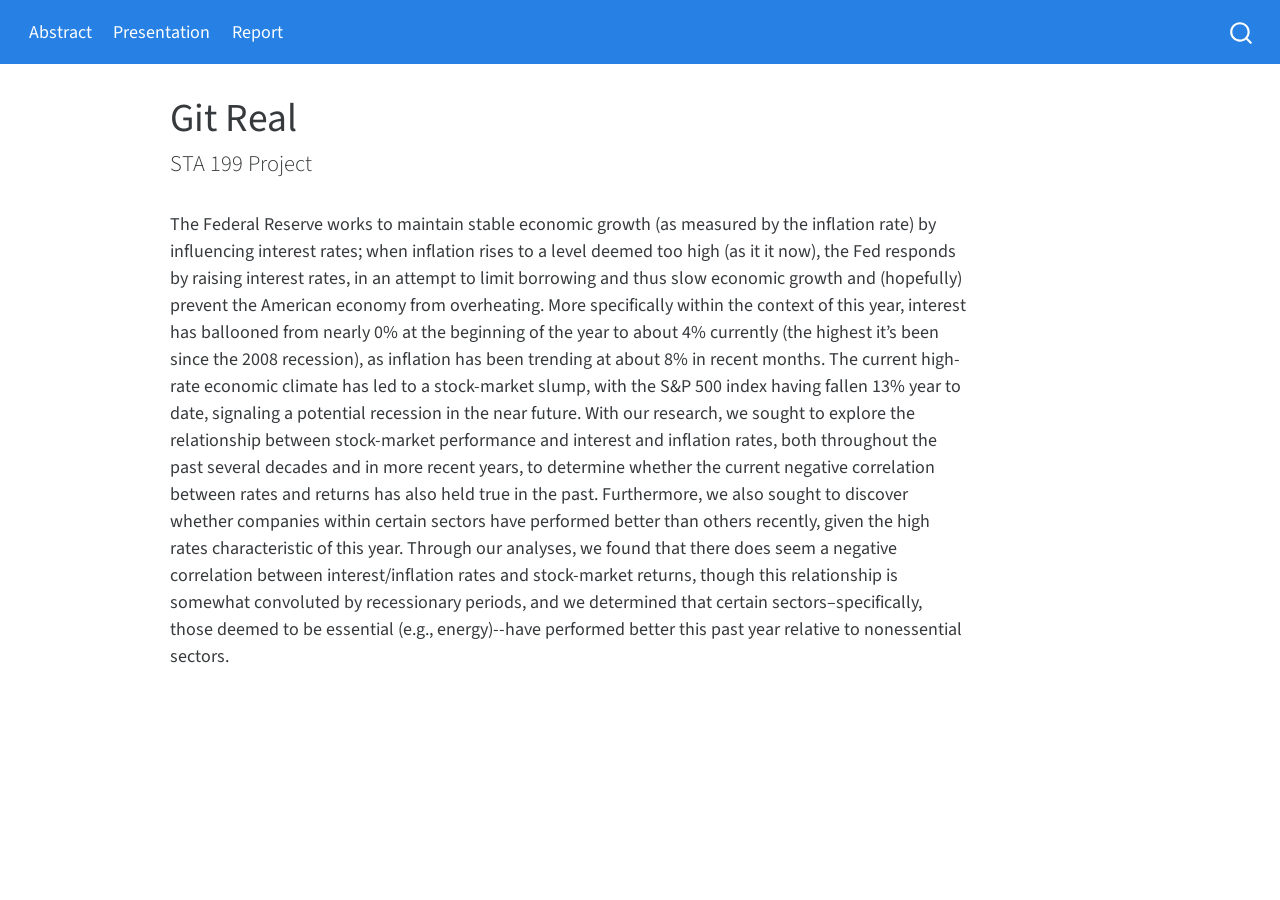
<file: docs/index.html>
<!DOCTYPE html>
<html xmlns="http://www.w3.org/1999/xhtml" lang="en" xml:lang="en"><head>

<meta charset="utf-8">
<meta name="generator" content="quarto-1.1.251">

<meta name="viewport" content="width=device-width, initial-scale=1.0, user-scalable=yes">


<title>Git Real</title>
<style>
code{white-space: pre-wrap;}
span.smallcaps{font-variant: small-caps;}
div.columns{display: flex; gap: min(4vw, 1.5em);}
div.column{flex: auto; overflow-x: auto;}
div.hanging-indent{margin-left: 1.5em; text-indent: -1.5em;}
ul.task-list{list-style: none;}
ul.task-list li input[type="checkbox"] {
  width: 0.8em;
  margin: 0 0.8em 0.2em -1.6em;
  vertical-align: middle;
}
</style>


<script src="site_libs/quarto-nav/quarto-nav.js"></script>
<script src="site_libs/quarto-nav/headroom.min.js"></script>
<script src="site_libs/clipboard/clipboard.min.js"></script>
<script src="site_libs/quarto-search/autocomplete.umd.js"></script>
<script src="site_libs/quarto-search/fuse.min.js"></script>
<script src="site_libs/quarto-search/quarto-search.js"></script>
<meta name="quarto:offset" content="./">
<script src="site_libs/quarto-html/quarto.js"></script>
<script src="site_libs/quarto-html/popper.min.js"></script>
<script src="site_libs/quarto-html/tippy.umd.min.js"></script>
<script src="site_libs/quarto-html/anchor.min.js"></script>
<link href="site_libs/quarto-html/tippy.css" rel="stylesheet">
<link href="site_libs/quarto-html/quarto-syntax-highlighting.css" rel="stylesheet" id="quarto-text-highlighting-styles">
<script src="site_libs/bootstrap/bootstrap.min.js"></script>
<link href="site_libs/bootstrap/bootstrap-icons.css" rel="stylesheet">
<link href="site_libs/bootstrap/bootstrap.min.css" rel="stylesheet" id="quarto-bootstrap" data-mode="light">
<script id="quarto-search-options" type="application/json">{
  "location": "navbar",
  "copy-button": false,
  "collapse-after": 3,
  "panel-placement": "end",
  "type": "overlay",
  "limit": 20,
  "language": {
    "search-no-results-text": "No results",
    "search-matching-documents-text": "matching documents",
    "search-copy-link-title": "Copy link to search",
    "search-hide-matches-text": "Hide additional matches",
    "search-more-match-text": "more match in this document",
    "search-more-matches-text": "more matches in this document",
    "search-clear-button-title": "Clear",
    "search-detached-cancel-button-title": "Cancel",
    "search-submit-button-title": "Submit"
  }
}</script>


</head>

<body class="nav-fixed">

<div id="quarto-search-results"></div>
  <header id="quarto-header" class="headroom fixed-top">
    <nav class="navbar navbar-expand-lg navbar-dark ">
      <div class="navbar-container container-fluid">
          <button class="navbar-toggler" type="button" data-bs-toggle="collapse" data-bs-target="#navbarCollapse" aria-controls="navbarCollapse" aria-expanded="false" aria-label="Toggle navigation" onclick="if (window.quartoToggleHeadroom) { window.quartoToggleHeadroom(); }">
  <span class="navbar-toggler-icon"></span>
</button>
          <div class="collapse navbar-collapse" id="navbarCollapse">
            <ul class="navbar-nav navbar-nav-scroll me-auto">
  <li class="nav-item">
    <a class="nav-link active" href="./index.html" aria-current="page">Abstract</a>
  </li>
  <li class="nav-item">
    <a class="nav-link" href="./presentation.pdf">Presentation</a>
  </li>
  <li class="nav-item">
    <a class="nav-link" href="./report.html">Report</a>
  </li>
</ul>
              <div id="quarto-search" class="" title="Search"></div>
          </div> <!-- /navcollapse -->
      </div> <!-- /container-fluid -->
    </nav>
</header>
<!-- content -->
<div id="quarto-content" class="quarto-container page-columns page-rows-contents page-layout-article page-navbar">
<!-- sidebar -->
<!-- margin-sidebar -->
    <div id="quarto-margin-sidebar" class="sidebar margin-sidebar">

    </div>
<!-- main -->
<main class="content" id="quarto-document-content">

<header id="title-block-header" class="quarto-title-block default">
<div class="quarto-title">
<h1 class="title">Git Real</h1>
<p class="subtitle lead">STA 199 Project</p>
</div>



<div class="quarto-title-meta">



  </div>


</header>

<p>The Federal Reserve works to maintain stable economic growth (as measured by the inflation rate) by influencing interest rates; when inflation rises to a level deemed too high (as it it now), the Fed responds by raising interest rates, in an attempt to limit borrowing and thus slow economic growth and (hopefully) prevent the American economy from overheating. More specifically within the context of this year, interest has ballooned from nearly 0% at the beginning of the year to about 4% currently (the highest it’s been since the 2008 recession), as inflation has been trending at about 8% in recent months. The current high-rate economic climate has led to a stock-market slump, with the S&amp;P 500 index having fallen 13% year to date, signaling a potential recession in the near future. With our research, we sought to explore the relationship between stock-market performance and interest and inflation rates, both throughout the past several decades and in more recent years, to determine whether the current negative correlation between rates and returns has also held true in the past. Furthermore, we also sought to discover whether companies within certain sectors have performed better than others recently, given the high rates characteristic of this year. Through our analyses, we found that there does seem a negative correlation between interest/inflation rates and stock-market returns, though this relationship is somewhat convoluted by recessionary periods, and we determined that certain sectors–specifically, those deemed to be essential (e.g., energy)--have performed better this past year relative to nonessential sectors.</p>



</main> <!-- /main -->
<script id="quarto-html-after-body" type="application/javascript">
window.document.addEventListener("DOMContentLoaded", function (event) {
  const toggleBodyColorMode = (bsSheetEl) => {
    const mode = bsSheetEl.getAttribute("data-mode");
    const bodyEl = window.document.querySelector("body");
    if (mode === "dark") {
      bodyEl.classList.add("quarto-dark");
      bodyEl.classList.remove("quarto-light");
    } else {
      bodyEl.classList.add("quarto-light");
      bodyEl.classList.remove("quarto-dark");
    }
  }
  const toggleBodyColorPrimary = () => {
    const bsSheetEl = window.document.querySelector("link#quarto-bootstrap");
    if (bsSheetEl) {
      toggleBodyColorMode(bsSheetEl);
    }
  }
  toggleBodyColorPrimary();
  const icon = "";
  const anchorJS = new window.AnchorJS();
  anchorJS.options = {
    placement: 'right',
    icon: icon
  };
  anchorJS.add('.anchored');
  const clipboard = new window.ClipboardJS('.code-copy-button', {
    target: function(trigger) {
      return trigger.previousElementSibling;
    }
  });
  clipboard.on('success', function(e) {
    // button target
    const button = e.trigger;
    // don't keep focus
    button.blur();
    // flash "checked"
    button.classList.add('code-copy-button-checked');
    var currentTitle = button.getAttribute("title");
    button.setAttribute("title", "Copied!");
    setTimeout(function() {
      button.setAttribute("title", currentTitle);
      button.classList.remove('code-copy-button-checked');
    }, 1000);
    // clear code selection
    e.clearSelection();
  });
  function tippyHover(el, contentFn) {
    const config = {
      allowHTML: true,
      content: contentFn,
      maxWidth: 500,
      delay: 100,
      arrow: false,
      appendTo: function(el) {
          return el.parentElement;
      },
      interactive: true,
      interactiveBorder: 10,
      theme: 'quarto',
      placement: 'bottom-start'
    };
    window.tippy(el, config);
  }
  const noterefs = window.document.querySelectorAll('a[role="doc-noteref"]');
  for (var i=0; i<noterefs.length; i++) {
    const ref = noterefs[i];
    tippyHover(ref, function() {
      // use id or data attribute instead here
      let href = ref.getAttribute('data-footnote-href') || ref.getAttribute('href');
      try { href = new URL(href).hash; } catch {}
      const id = href.replace(/^#\/?/, "");
      const note = window.document.getElementById(id);
      return note.innerHTML;
    });
  }
  var bibliorefs = window.document.querySelectorAll('a[role="doc-biblioref"]');
  for (var i=0; i<bibliorefs.length; i++) {
    const ref = bibliorefs[i];
    const cites = ref.parentNode.getAttribute('data-cites').split(' ');
    tippyHover(ref, function() {
      var popup = window.document.createElement('div');
      cites.forEach(function(cite) {
        var citeDiv = window.document.createElement('div');
        citeDiv.classList.add('hanging-indent');
        citeDiv.classList.add('csl-entry');
        var biblioDiv = window.document.getElementById('ref-' + cite);
        if (biblioDiv) {
          citeDiv.innerHTML = biblioDiv.innerHTML;
        }
        popup.appendChild(citeDiv);
      });
      return popup.innerHTML;
    });
  }
});
</script>
</div> <!-- /content -->



</body></html>
</file>
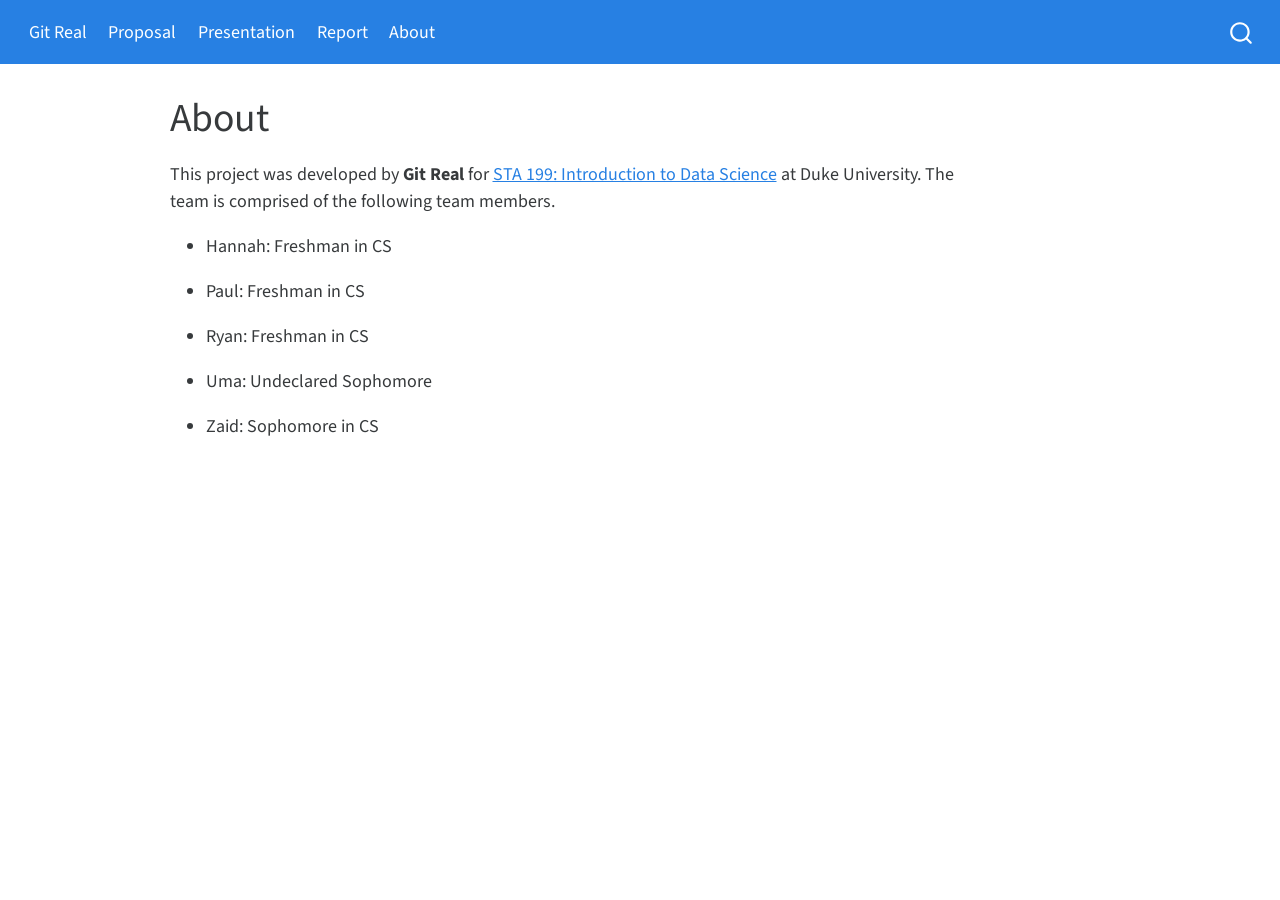
<file: docs/about.html>
<!DOCTYPE html>
<html xmlns="http://www.w3.org/1999/xhtml" lang="en" xml:lang="en"><head>

<meta charset="utf-8">
<meta name="generator" content="quarto-1.1.251">

<meta name="viewport" content="width=device-width, initial-scale=1.0, user-scalable=yes">


<title>About</title>
<style>
code{white-space: pre-wrap;}
span.smallcaps{font-variant: small-caps;}
div.columns{display: flex; gap: min(4vw, 1.5em);}
div.column{flex: auto; overflow-x: auto;}
div.hanging-indent{margin-left: 1.5em; text-indent: -1.5em;}
ul.task-list{list-style: none;}
ul.task-list li input[type="checkbox"] {
  width: 0.8em;
  margin: 0 0.8em 0.2em -1.6em;
  vertical-align: middle;
}
</style>


<script src="site_libs/quarto-nav/quarto-nav.js"></script>
<script src="site_libs/quarto-nav/headroom.min.js"></script>
<script src="site_libs/clipboard/clipboard.min.js"></script>
<script src="site_libs/quarto-search/autocomplete.umd.js"></script>
<script src="site_libs/quarto-search/fuse.min.js"></script>
<script src="site_libs/quarto-search/quarto-search.js"></script>
<meta name="quarto:offset" content="./">
<script src="site_libs/quarto-html/quarto.js"></script>
<script src="site_libs/quarto-html/popper.min.js"></script>
<script src="site_libs/quarto-html/tippy.umd.min.js"></script>
<script src="site_libs/quarto-html/anchor.min.js"></script>
<link href="site_libs/quarto-html/tippy.css" rel="stylesheet">
<link href="site_libs/quarto-html/quarto-syntax-highlighting.css" rel="stylesheet" id="quarto-text-highlighting-styles">
<script src="site_libs/bootstrap/bootstrap.min.js"></script>
<link href="site_libs/bootstrap/bootstrap-icons.css" rel="stylesheet">
<link href="site_libs/bootstrap/bootstrap.min.css" rel="stylesheet" id="quarto-bootstrap" data-mode="light">
<script id="quarto-search-options" type="application/json">{
  "location": "navbar",
  "copy-button": false,
  "collapse-after": 3,
  "panel-placement": "end",
  "type": "overlay",
  "limit": 20,
  "language": {
    "search-no-results-text": "No results",
    "search-matching-documents-text": "matching documents",
    "search-copy-link-title": "Copy link to search",
    "search-hide-matches-text": "Hide additional matches",
    "search-more-match-text": "more match in this document",
    "search-more-matches-text": "more matches in this document",
    "search-clear-button-title": "Clear",
    "search-detached-cancel-button-title": "Cancel",
    "search-submit-button-title": "Submit"
  }
}</script>


</head>

<body class="nav-fixed">

<div id="quarto-search-results"></div>
  <header id="quarto-header" class="headroom fixed-top">
    <nav class="navbar navbar-expand-lg navbar-dark ">
      <div class="navbar-container container-fluid">
          <button class="navbar-toggler" type="button" data-bs-toggle="collapse" data-bs-target="#navbarCollapse" aria-controls="navbarCollapse" aria-expanded="false" aria-label="Toggle navigation" onclick="if (window.quartoToggleHeadroom) { window.quartoToggleHeadroom(); }">
  <span class="navbar-toggler-icon"></span>
</button>
          <div class="collapse navbar-collapse" id="navbarCollapse">
            <ul class="navbar-nav navbar-nav-scroll me-auto">
  <li class="nav-item">
    <a class="nav-link" href="./index.html">Git Real</a>
  </li>  
  <li class="nav-item">
    <a class="nav-link" href="./proposal.html">Proposal</a>
  </li>  
  <li class="nav-item">
    <a class="nav-link" href="./presentation.pdf">Presentation</a>
  </li>  
  <li class="nav-item">
    <a class="nav-link" href="./report.html">Report</a>
  </li>  
  <li class="nav-item">
    <a class="nav-link active" href="./about.html" aria-current="page">About</a>
  </li>  
</ul>
              <div id="quarto-search" class="" title="Search"></div>
          </div> <!-- /navcollapse -->
      </div> <!-- /container-fluid -->
    </nav>
</header>
<!-- content -->
<div id="quarto-content" class="quarto-container page-columns page-rows-contents page-layout-article page-navbar">
<!-- sidebar -->
<!-- margin-sidebar -->
    <div id="quarto-margin-sidebar" class="sidebar margin-sidebar">
        
    </div>
<!-- main -->
<main class="content" id="quarto-document-content">

<header id="title-block-header" class="quarto-title-block default">
<div class="quarto-title">
<h1 class="title">About</h1>
</div>



<div class="quarto-title-meta">

    
    
  </div>
  

</header>

<p>This project was developed by <strong>Git Real</strong> for <a href="https://sta199-f22-1.github.io/">STA 199: Introduction to Data Science</a> at Duke University. The team is comprised of the following team members.</p>
<ul>
<li><p>Hannah: Freshman in CS</p></li>
<li><p>Paul: Freshman in CS</p></li>
<li><p>Ryan: Freshman in CS</p></li>
<li><p>Uma: Undeclared Sophomore</p></li>
<li><p>Zaid: Sophomore in CS</p></li>
</ul>



</main> <!-- /main -->
<script id="quarto-html-after-body" type="application/javascript">
window.document.addEventListener("DOMContentLoaded", function (event) {
  const toggleBodyColorMode = (bsSheetEl) => {
    const mode = bsSheetEl.getAttribute("data-mode");
    const bodyEl = window.document.querySelector("body");
    if (mode === "dark") {
      bodyEl.classList.add("quarto-dark");
      bodyEl.classList.remove("quarto-light");
    } else {
      bodyEl.classList.add("quarto-light");
      bodyEl.classList.remove("quarto-dark");
    }
  }
  const toggleBodyColorPrimary = () => {
    const bsSheetEl = window.document.querySelector("link#quarto-bootstrap");
    if (bsSheetEl) {
      toggleBodyColorMode(bsSheetEl);
    }
  }
  toggleBodyColorPrimary();  
  const icon = "";
  const anchorJS = new window.AnchorJS();
  anchorJS.options = {
    placement: 'right',
    icon: icon
  };
  anchorJS.add('.anchored');
  const clipboard = new window.ClipboardJS('.code-copy-button', {
    target: function(trigger) {
      return trigger.previousElementSibling;
    }
  });
  clipboard.on('success', function(e) {
    // button target
    const button = e.trigger;
    // don't keep focus
    button.blur();
    // flash "checked"
    button.classList.add('code-copy-button-checked');
    var currentTitle = button.getAttribute("title");
    button.setAttribute("title", "Copied!");
    setTimeout(function() {
      button.setAttribute("title", currentTitle);
      button.classList.remove('code-copy-button-checked');
    }, 1000);
    // clear code selection
    e.clearSelection();
  });
  function tippyHover(el, contentFn) {
    const config = {
      allowHTML: true,
      content: contentFn,
      maxWidth: 500,
      delay: 100,
      arrow: false,
      appendTo: function(el) {
          return el.parentElement;
      },
      interactive: true,
      interactiveBorder: 10,
      theme: 'quarto',
      placement: 'bottom-start'
    };
    window.tippy(el, config); 
  }
  const noterefs = window.document.querySelectorAll('a[role="doc-noteref"]');
  for (var i=0; i<noterefs.length; i++) {
    const ref = noterefs[i];
    tippyHover(ref, function() {
      // use id or data attribute instead here
      let href = ref.getAttribute('data-footnote-href') || ref.getAttribute('href');
      try { href = new URL(href).hash; } catch {}
      const id = href.replace(/^#\/?/, "");
      const note = window.document.getElementById(id);
      return note.innerHTML;
    });
  }
  var bibliorefs = window.document.querySelectorAll('a[role="doc-biblioref"]');
  for (var i=0; i<bibliorefs.length; i++) {
    const ref = bibliorefs[i];
    const cites = ref.parentNode.getAttribute('data-cites').split(' ');
    tippyHover(ref, function() {
      var popup = window.document.createElement('div');
      cites.forEach(function(cite) {
        var citeDiv = window.document.createElement('div');
        citeDiv.classList.add('hanging-indent');
        citeDiv.classList.add('csl-entry');
        var biblioDiv = window.document.getElementById('ref-' + cite);
        if (biblioDiv) {
          citeDiv.innerHTML = biblioDiv.innerHTML;
        }
        popup.appendChild(citeDiv);
      });
      return popup.innerHTML;
    });
  }
});
</script>
</div> <!-- /content -->



</body></html>
</file>
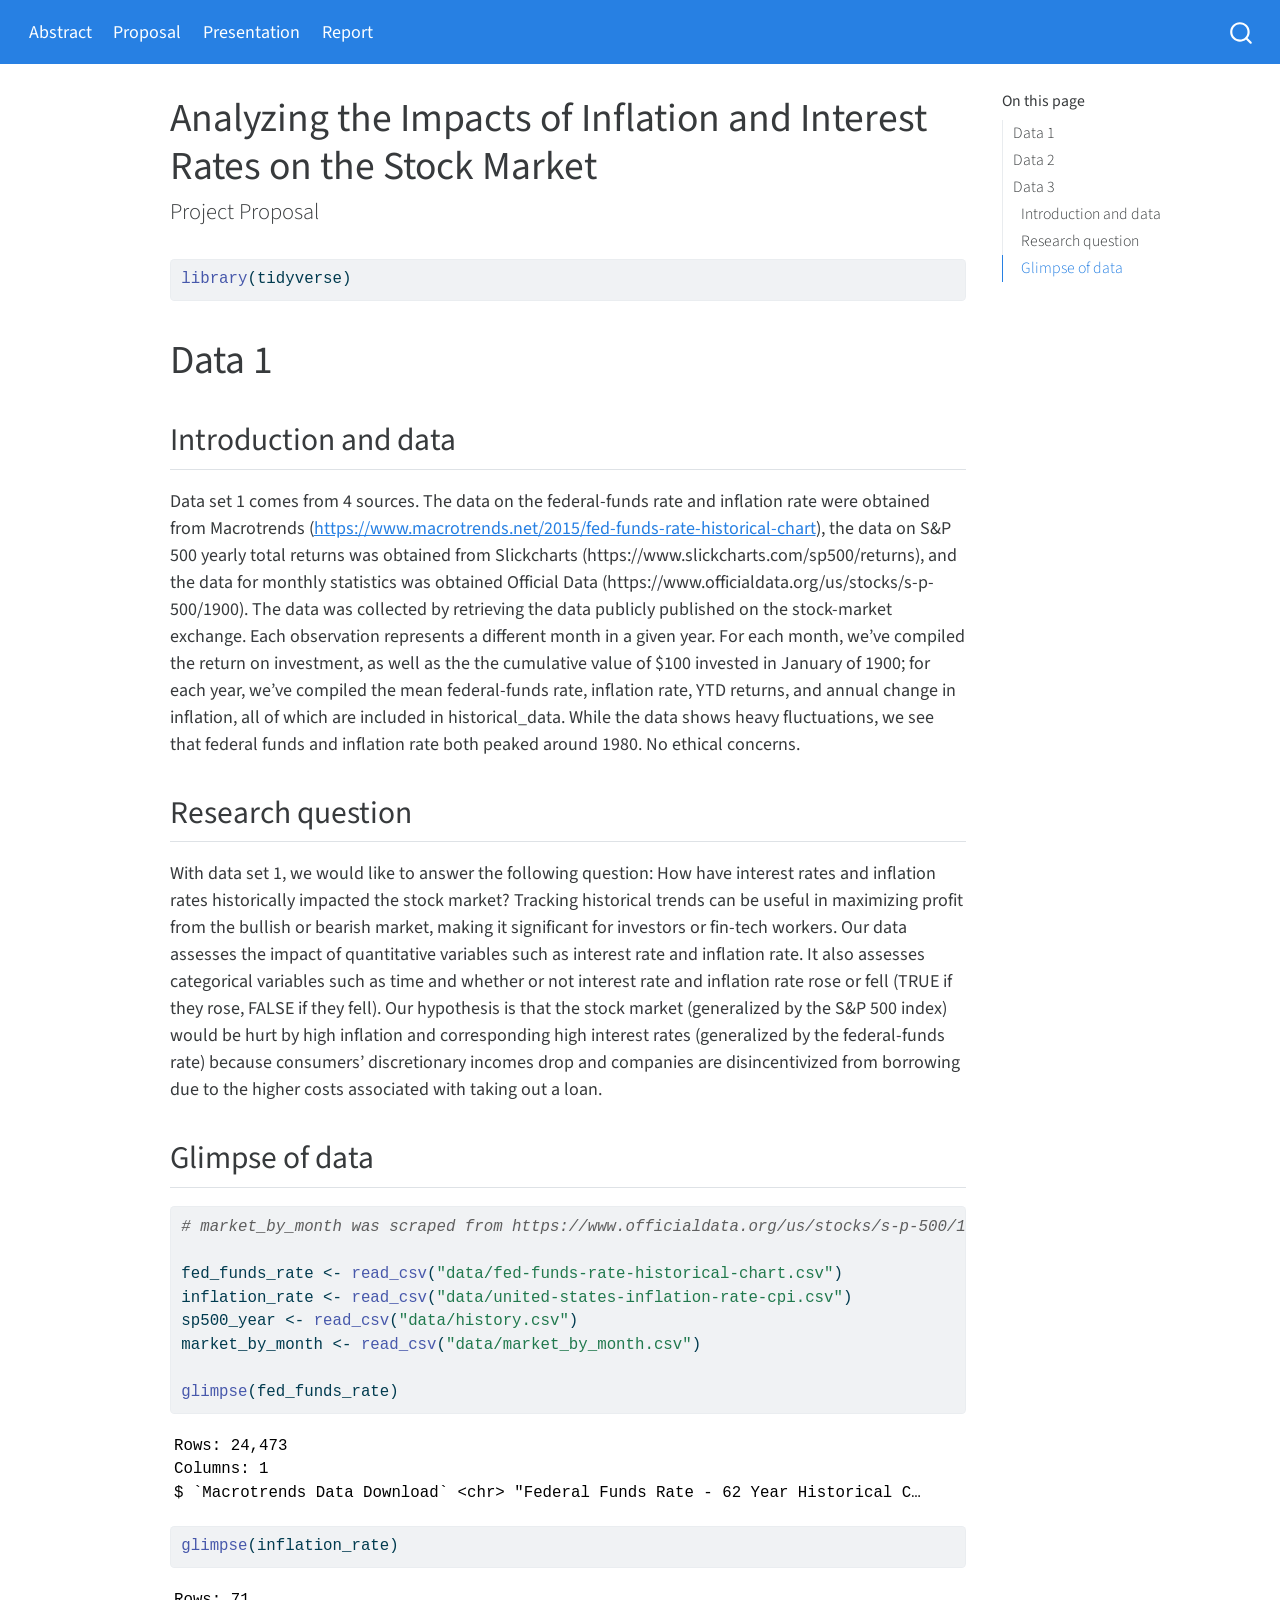
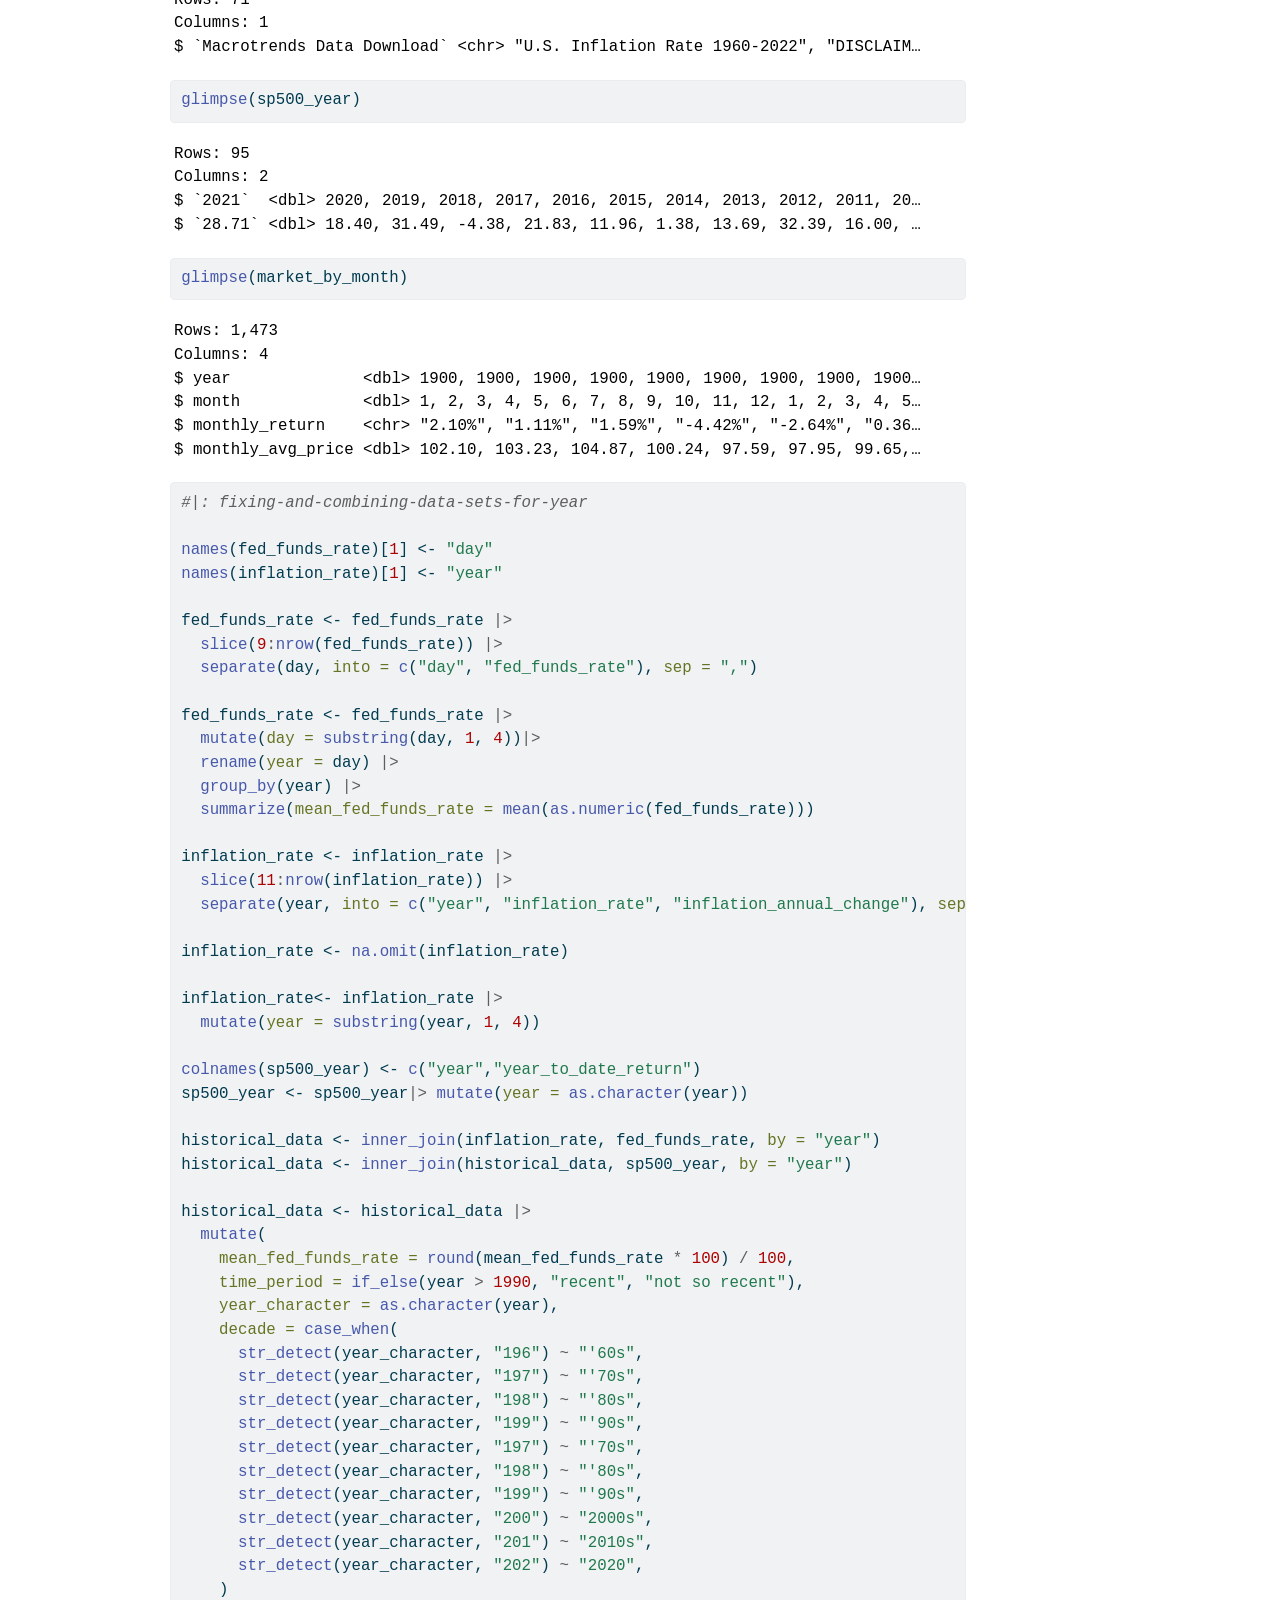
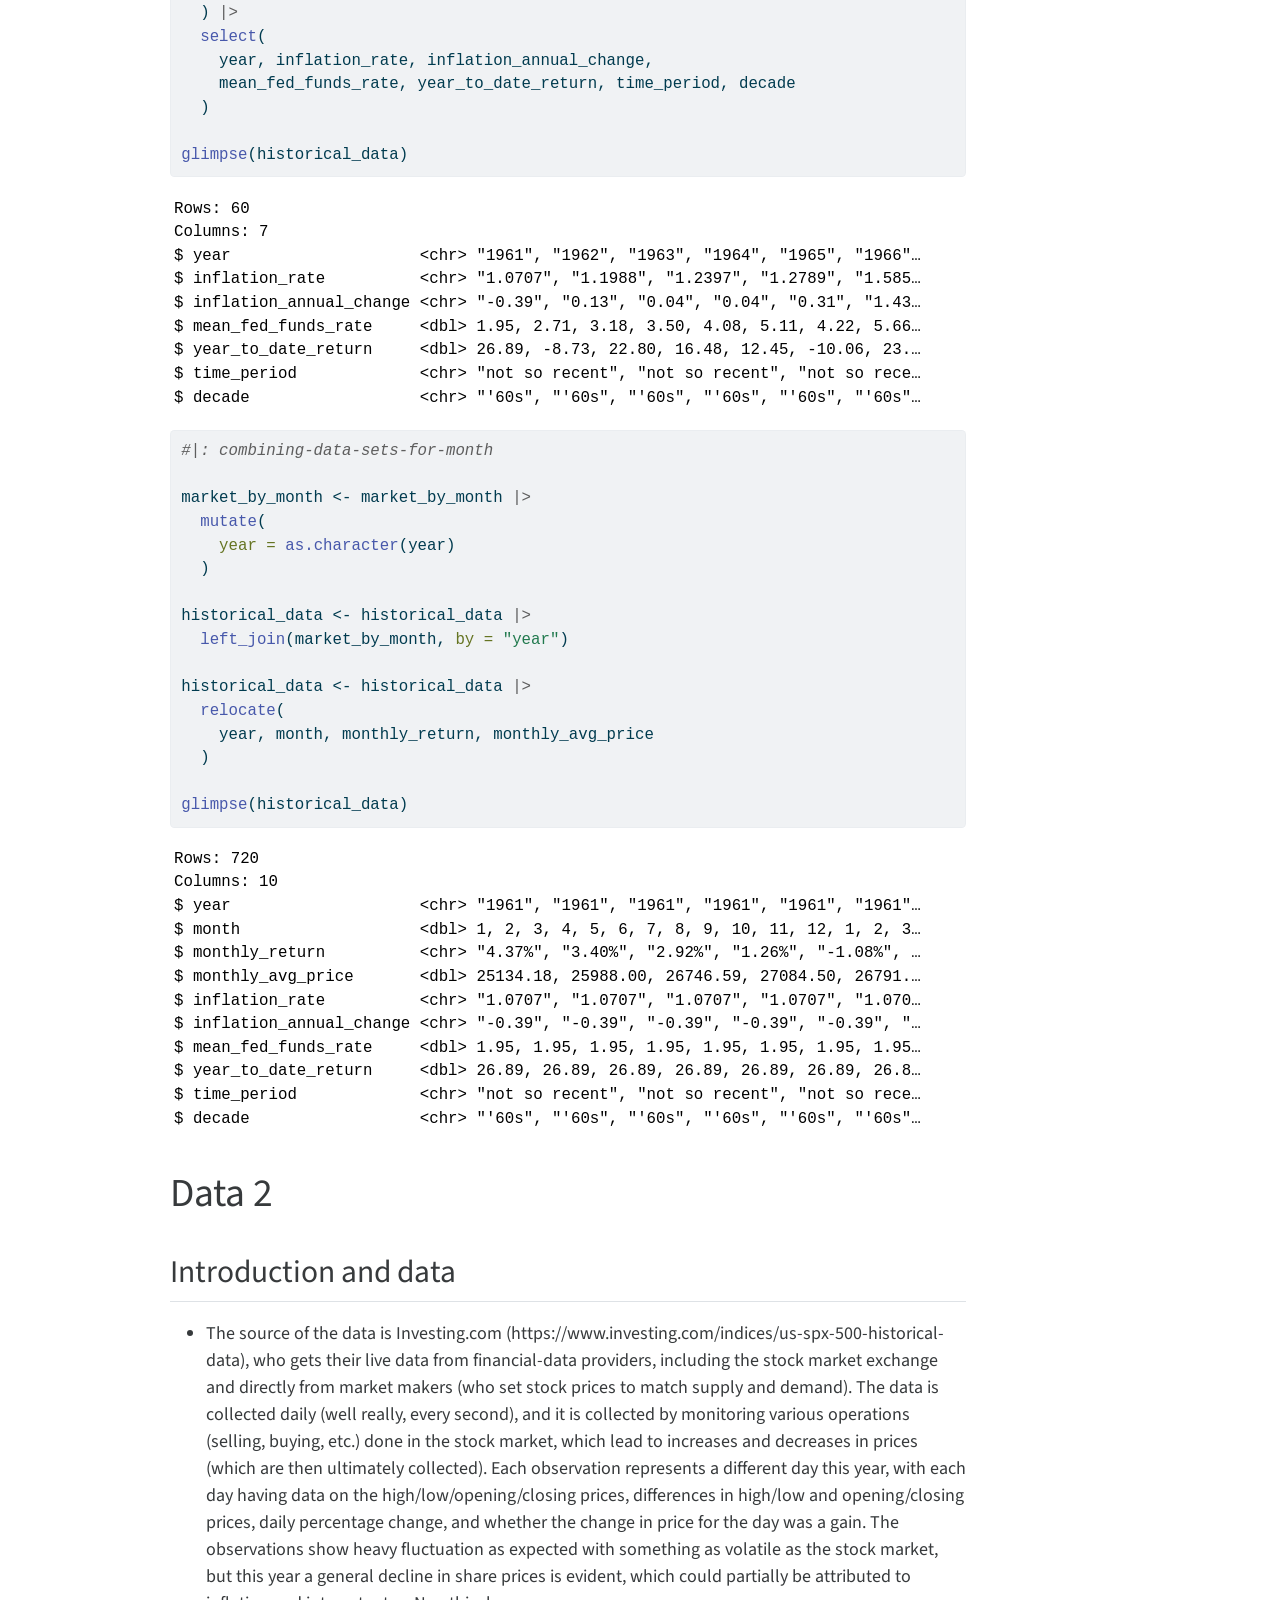
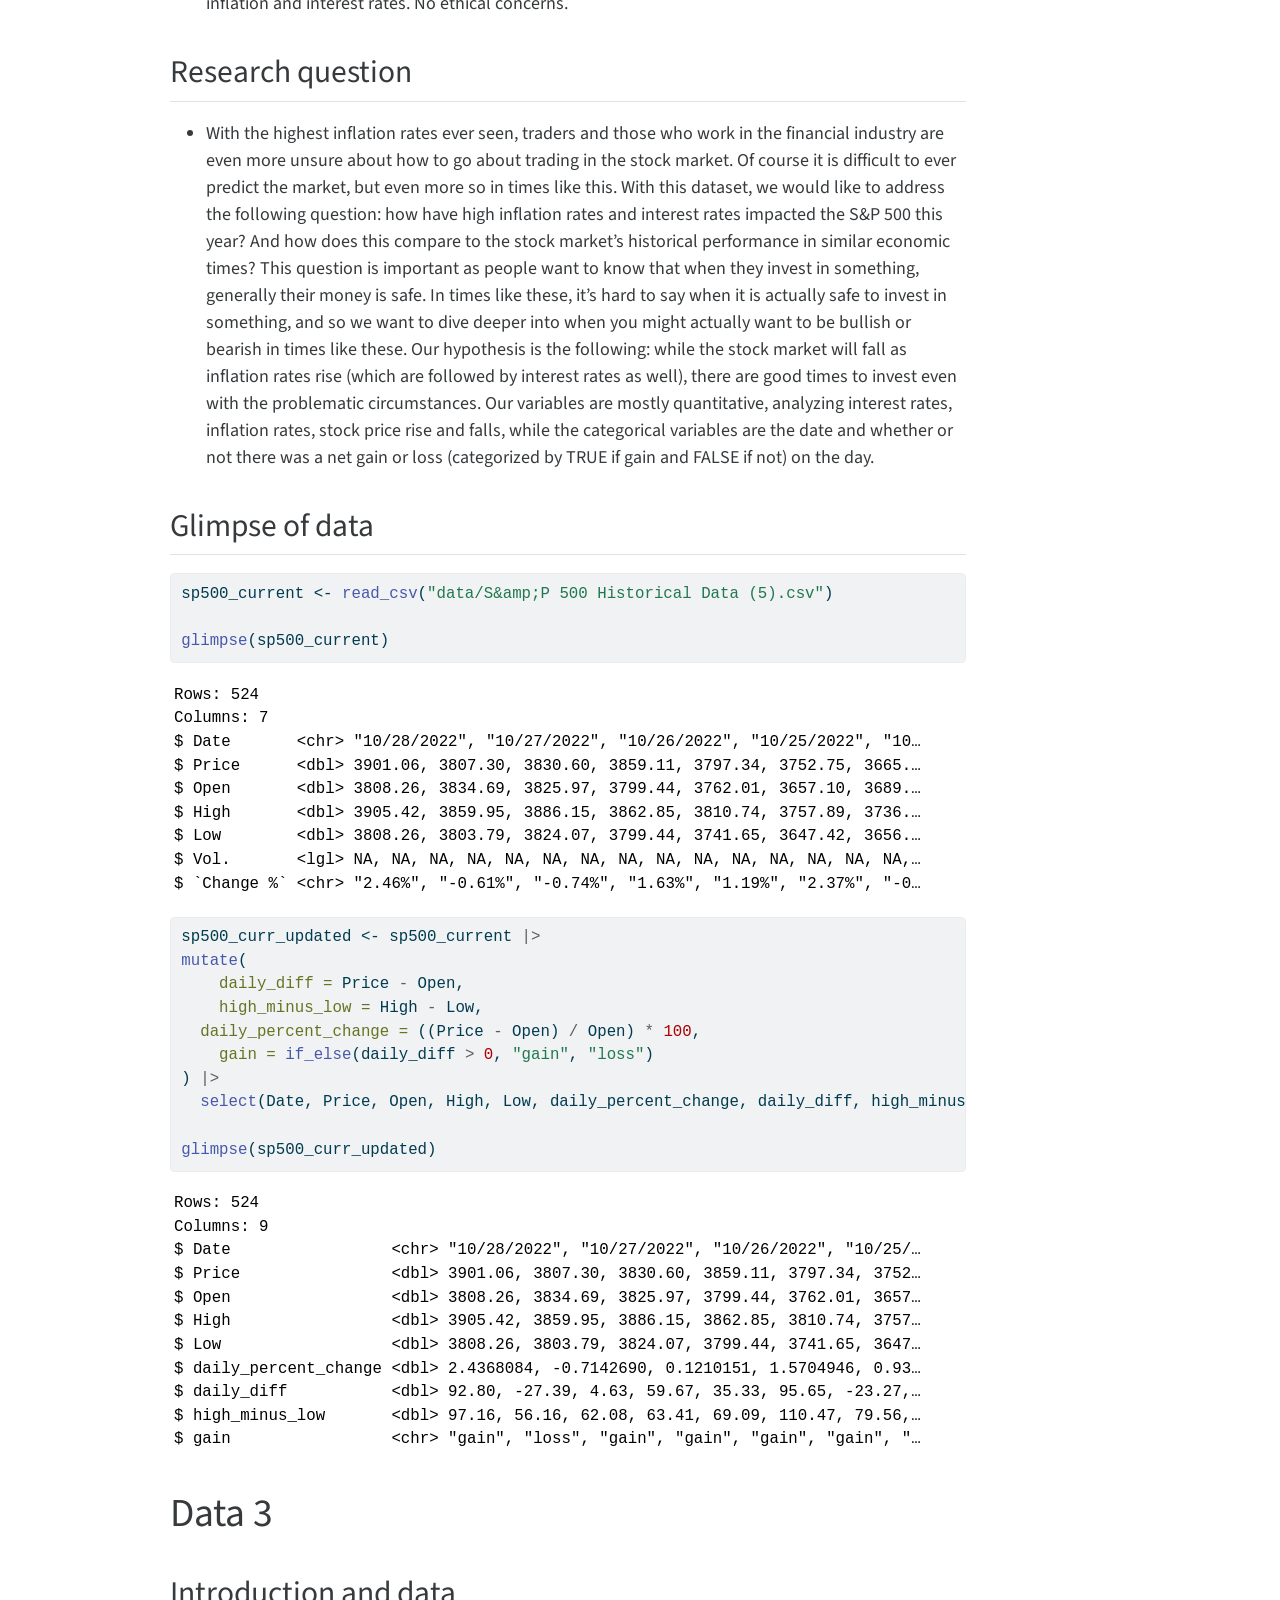
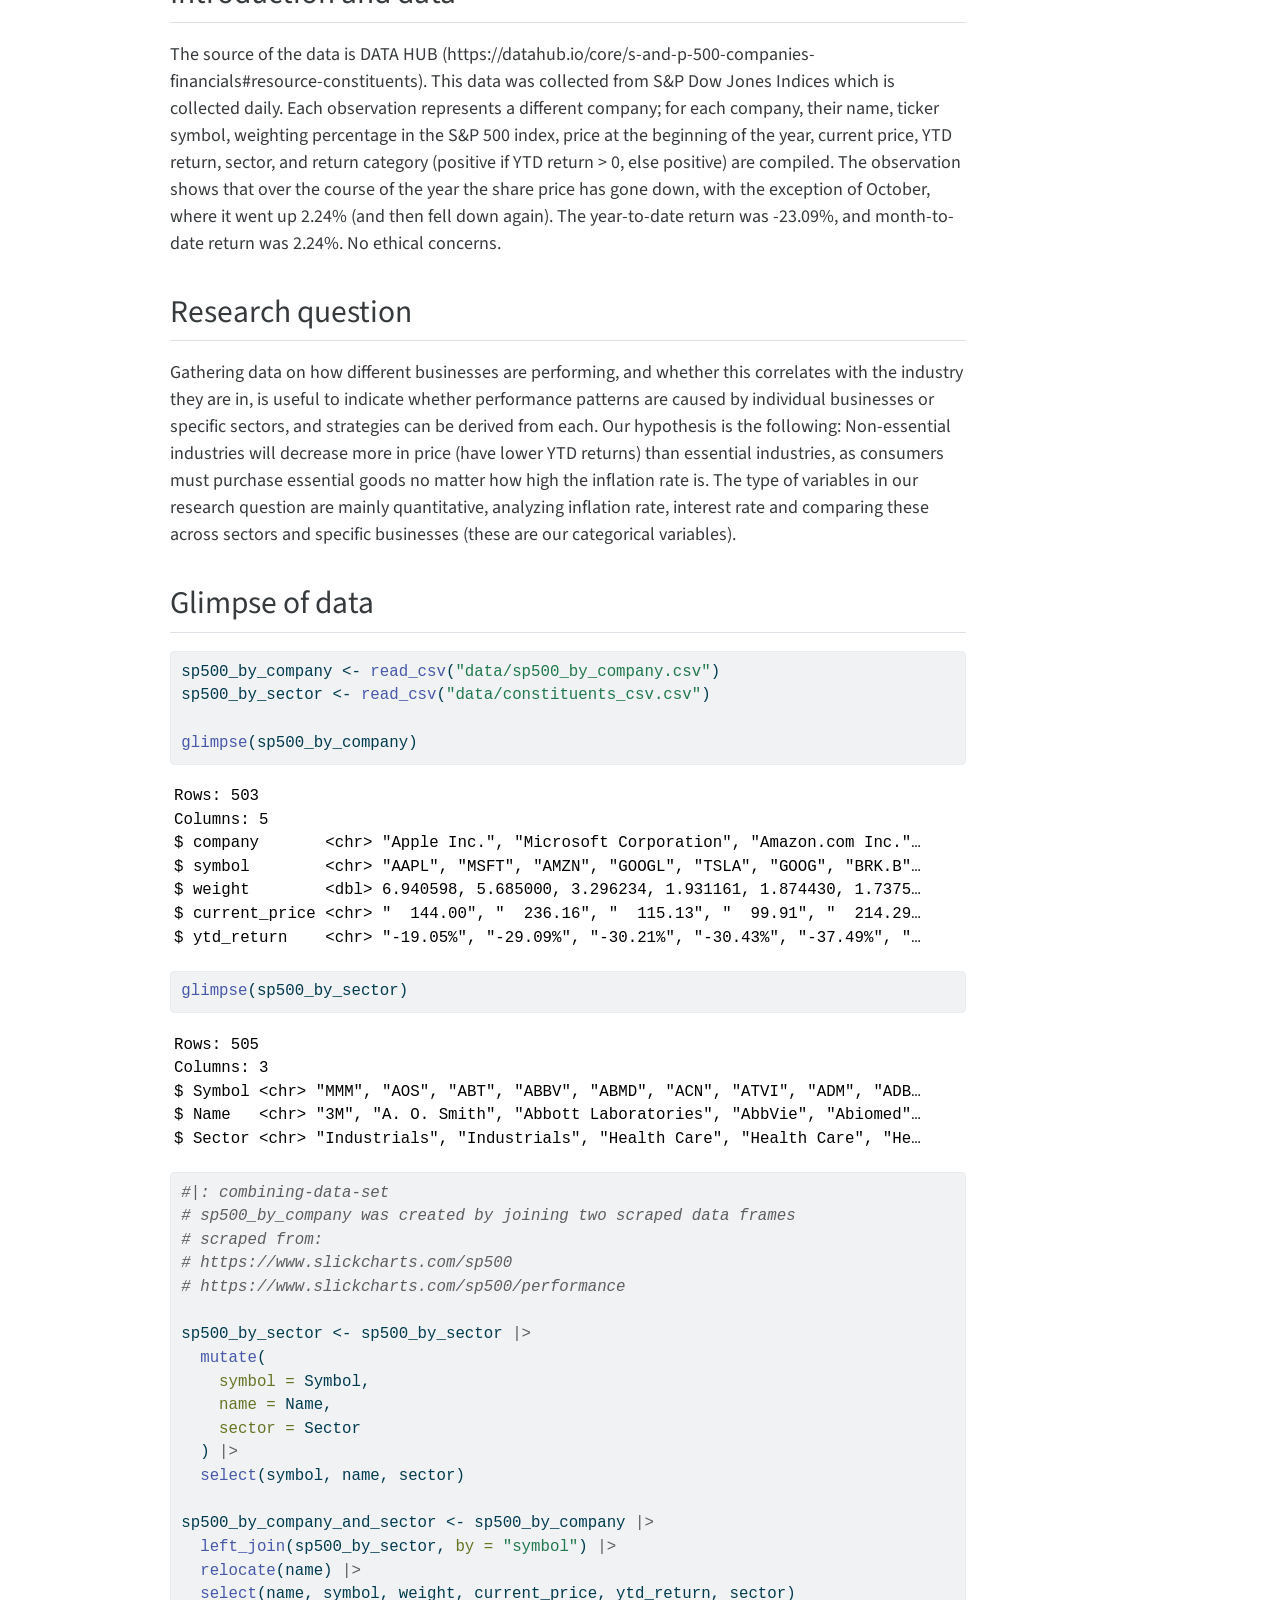
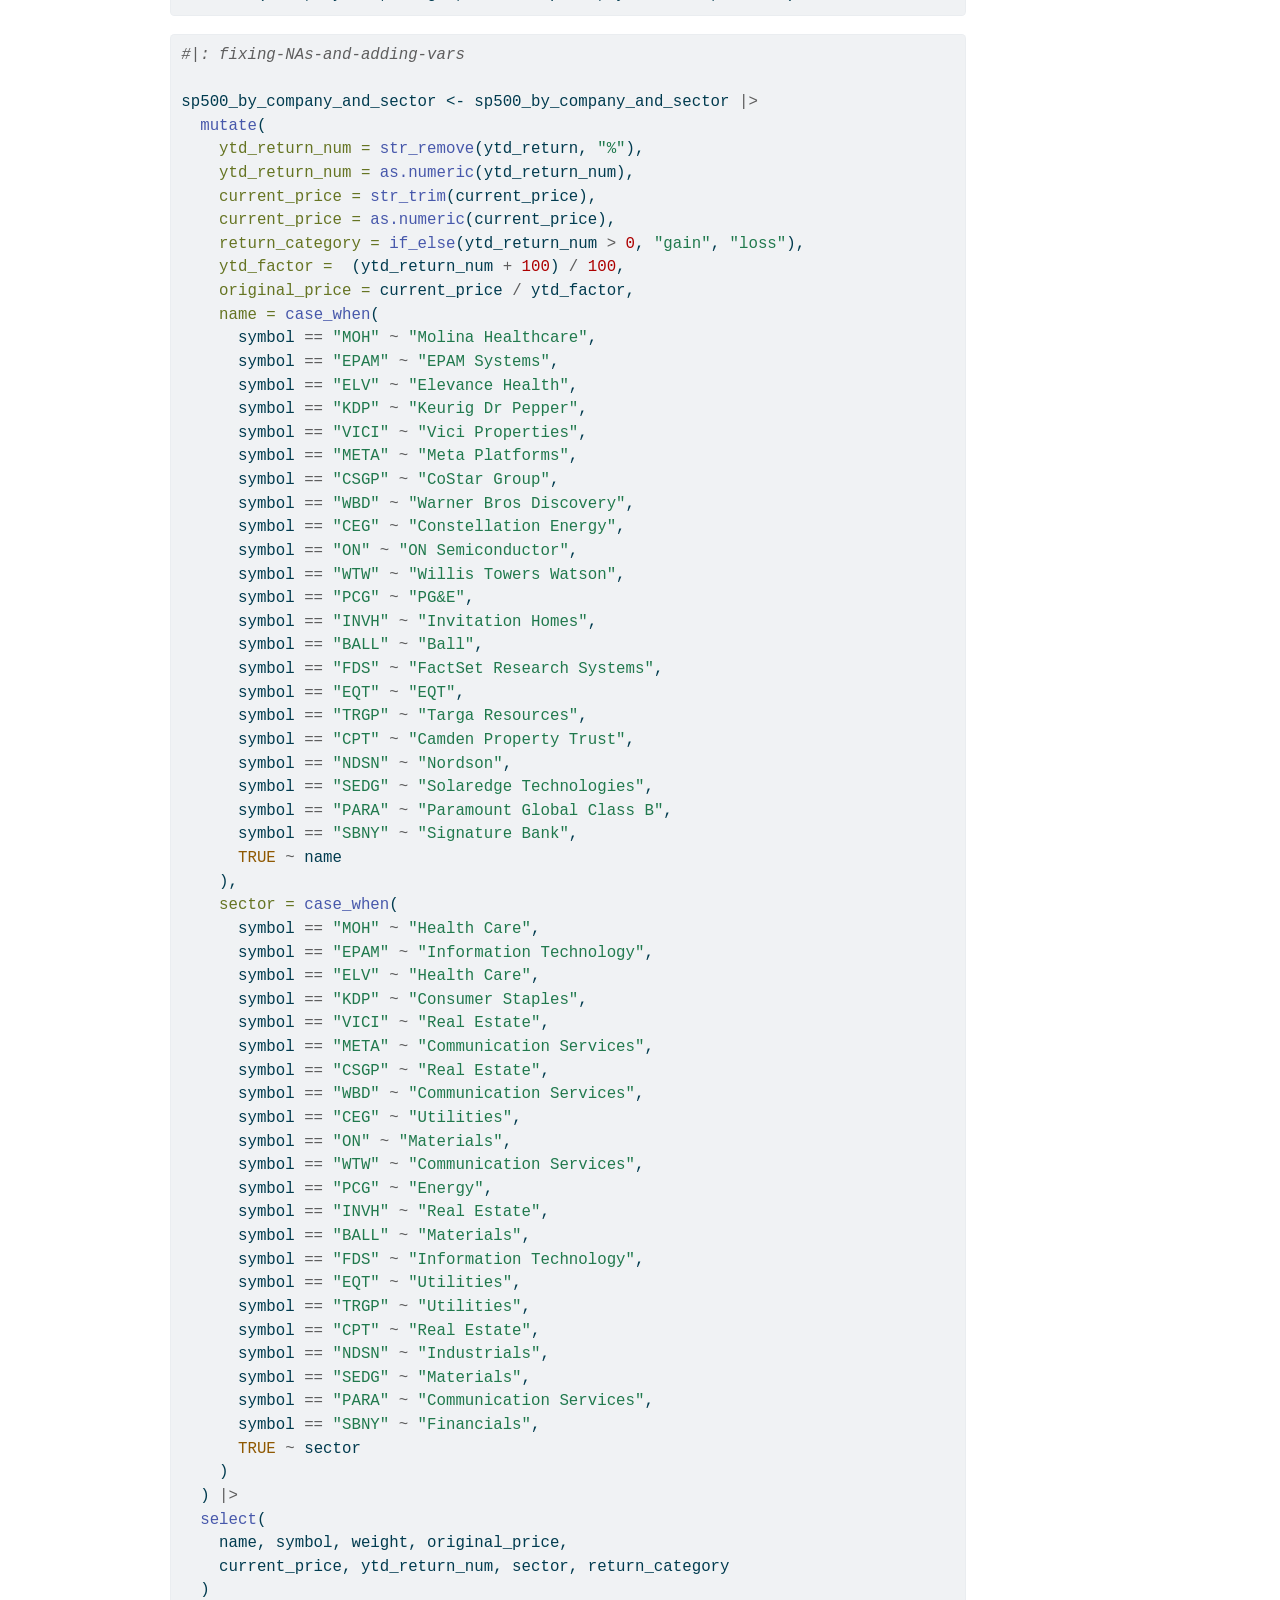
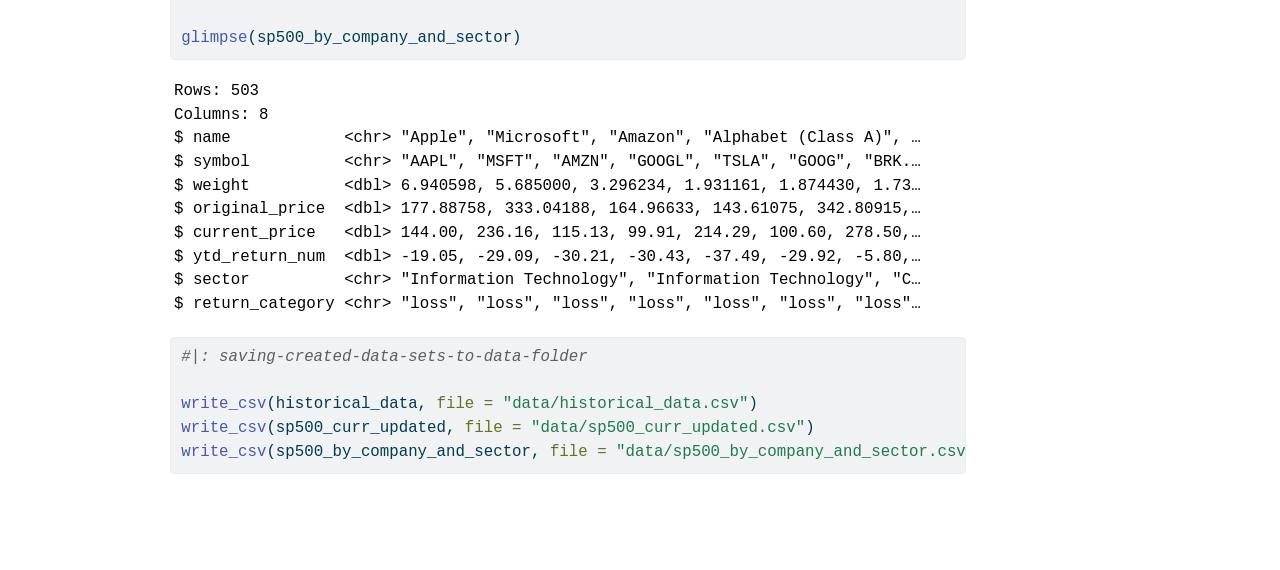
<file: docs/proposal.html>
<!DOCTYPE html>
<html xmlns="http://www.w3.org/1999/xhtml" lang="en" xml:lang="en"><head>

<meta charset="utf-8">
<meta name="generator" content="quarto-1.1.251">

<meta name="viewport" content="width=device-width, initial-scale=1.0, user-scalable=yes">


<title>Analyzing the Impacts of Inflation and Interest Rates on the Stock Market</title>
<style>
code{white-space: pre-wrap;}
span.smallcaps{font-variant: small-caps;}
div.columns{display: flex; gap: min(4vw, 1.5em);}
div.column{flex: auto; overflow-x: auto;}
div.hanging-indent{margin-left: 1.5em; text-indent: -1.5em;}
ul.task-list{list-style: none;}
ul.task-list li input[type="checkbox"] {
  width: 0.8em;
  margin: 0 0.8em 0.2em -1.6em;
  vertical-align: middle;
}
pre > code.sourceCode { white-space: pre; position: relative; }
pre > code.sourceCode > span { display: inline-block; line-height: 1.25; }
pre > code.sourceCode > span:empty { height: 1.2em; }
.sourceCode { overflow: visible; }
code.sourceCode > span { color: inherit; text-decoration: inherit; }
div.sourceCode { margin: 1em 0; }
pre.sourceCode { margin: 0; }
@media screen {
div.sourceCode { overflow: auto; }
}
@media print {
pre > code.sourceCode { white-space: pre-wrap; }
pre > code.sourceCode > span { text-indent: -5em; padding-left: 5em; }
}
pre.numberSource code
  { counter-reset: source-line 0; }
pre.numberSource code > span
  { position: relative; left: -4em; counter-increment: source-line; }
pre.numberSource code > span > a:first-child::before
  { content: counter(source-line);
    position: relative; left: -1em; text-align: right; vertical-align: baseline;
    border: none; display: inline-block;
    -webkit-touch-callout: none; -webkit-user-select: none;
    -khtml-user-select: none; -moz-user-select: none;
    -ms-user-select: none; user-select: none;
    padding: 0 4px; width: 4em;
    color: #aaaaaa;
  }
pre.numberSource { margin-left: 3em; border-left: 1px solid #aaaaaa;  padding-left: 4px; }
div.sourceCode
  {   }
@media screen {
pre > code.sourceCode > span > a:first-child::before { text-decoration: underline; }
}
code span.al { color: #ff0000; font-weight: bold; } /* Alert */
code span.an { color: #60a0b0; font-weight: bold; font-style: italic; } /* Annotation */
code span.at { color: #7d9029; } /* Attribute */
code span.bn { color: #40a070; } /* BaseN */
code span.bu { color: #008000; } /* BuiltIn */
code span.cf { color: #007020; font-weight: bold; } /* ControlFlow */
code span.ch { color: #4070a0; } /* Char */
code span.cn { color: #880000; } /* Constant */
code span.co { color: #60a0b0; font-style: italic; } /* Comment */
code span.cv { color: #60a0b0; font-weight: bold; font-style: italic; } /* CommentVar */
code span.do { color: #ba2121; font-style: italic; } /* Documentation */
code span.dt { color: #902000; } /* DataType */
code span.dv { color: #40a070; } /* DecVal */
code span.er { color: #ff0000; font-weight: bold; } /* Error */
code span.ex { } /* Extension */
code span.fl { color: #40a070; } /* Float */
code span.fu { color: #06287e; } /* Function */
code span.im { color: #008000; font-weight: bold; } /* Import */
code span.in { color: #60a0b0; font-weight: bold; font-style: italic; } /* Information */
code span.kw { color: #007020; font-weight: bold; } /* Keyword */
code span.op { color: #666666; } /* Operator */
code span.ot { color: #007020; } /* Other */
code span.pp { color: #bc7a00; } /* Preprocessor */
code span.sc { color: #4070a0; } /* SpecialChar */
code span.ss { color: #bb6688; } /* SpecialString */
code span.st { color: #4070a0; } /* String */
code span.va { color: #19177c; } /* Variable */
code span.vs { color: #4070a0; } /* VerbatimString */
code span.wa { color: #60a0b0; font-weight: bold; font-style: italic; } /* Warning */
</style>


<script src="site_libs/quarto-nav/quarto-nav.js"></script>
<script src="site_libs/quarto-nav/headroom.min.js"></script>
<script src="site_libs/clipboard/clipboard.min.js"></script>
<script src="site_libs/quarto-search/autocomplete.umd.js"></script>
<script src="site_libs/quarto-search/fuse.min.js"></script>
<script src="site_libs/quarto-search/quarto-search.js"></script>
<meta name="quarto:offset" content="./">
<script src="site_libs/quarto-html/quarto.js"></script>
<script src="site_libs/quarto-html/popper.min.js"></script>
<script src="site_libs/quarto-html/tippy.umd.min.js"></script>
<script src="site_libs/quarto-html/anchor.min.js"></script>
<link href="site_libs/quarto-html/tippy.css" rel="stylesheet">
<link href="site_libs/quarto-html/quarto-syntax-highlighting.css" rel="stylesheet" id="quarto-text-highlighting-styles">
<script src="site_libs/bootstrap/bootstrap.min.js"></script>
<link href="site_libs/bootstrap/bootstrap-icons.css" rel="stylesheet">
<link href="site_libs/bootstrap/bootstrap.min.css" rel="stylesheet" id="quarto-bootstrap" data-mode="light">
<script id="quarto-search-options" type="application/json">{
  "location": "navbar",
  "copy-button": false,
  "collapse-after": 3,
  "panel-placement": "end",
  "type": "overlay",
  "limit": 20,
  "language": {
    "search-no-results-text": "No results",
    "search-matching-documents-text": "matching documents",
    "search-copy-link-title": "Copy link to search",
    "search-hide-matches-text": "Hide additional matches",
    "search-more-match-text": "more match in this document",
    "search-more-matches-text": "more matches in this document",
    "search-clear-button-title": "Clear",
    "search-detached-cancel-button-title": "Cancel",
    "search-submit-button-title": "Submit"
  }
}</script>


</head>

<body class="nav-fixed">

<div id="quarto-search-results"></div>
  <header id="quarto-header" class="headroom fixed-top">
    <nav class="navbar navbar-expand-lg navbar-dark ">
      <div class="navbar-container container-fluid">
          <button class="navbar-toggler" type="button" data-bs-toggle="collapse" data-bs-target="#navbarCollapse" aria-controls="navbarCollapse" aria-expanded="false" aria-label="Toggle navigation" onclick="if (window.quartoToggleHeadroom) { window.quartoToggleHeadroom(); }">
  <span class="navbar-toggler-icon"></span>
</button>
          <div class="collapse navbar-collapse" id="navbarCollapse">
            <ul class="navbar-nav navbar-nav-scroll me-auto">
  <li class="nav-item">
    <a class="nav-link" href="./index.html">Abstract</a>
  </li>
  <li class="nav-item">
    <a class="nav-link active" href="./proposal.html" aria-current="page">Proposal</a>
  </li>
  <li class="nav-item">
    <a class="nav-link" href="./presentation.pdf">Presentation</a>
  </li>
  <li class="nav-item">
    <a class="nav-link" href="./report.html">Report</a>
  </li>
</ul>
              <div id="quarto-search" class="" title="Search"></div>
          </div> <!-- /navcollapse -->
      </div> <!-- /container-fluid -->
    </nav>
</header>
<!-- content -->
<div id="quarto-content" class="quarto-container page-columns page-rows-contents page-layout-article page-navbar">
<!-- sidebar -->
<!-- margin-sidebar -->
    <div id="quarto-margin-sidebar" class="sidebar margin-sidebar">
        <nav id="TOC" role="doc-toc" class="toc-active">
    <h2 id="toc-title">On this page</h2>

  <ul>
  <li><a href="#data-1" id="toc-data-1" class="nav-link active" data-scroll-target="#data-1">Data 1</a>
  <ul class="collapse">
  <li><a href="#introduction-and-data" id="toc-introduction-and-data" class="nav-link" data-scroll-target="#introduction-and-data">Introduction and data</a></li>
  <li><a href="#research-question" id="toc-research-question" class="nav-link" data-scroll-target="#research-question">Research question</a></li>
  <li><a href="#glimpse-of-data" id="toc-glimpse-of-data" class="nav-link" data-scroll-target="#glimpse-of-data">Glimpse of data</a></li>
  </ul></li>
  <li><a href="#data-2" id="toc-data-2" class="nav-link" data-scroll-target="#data-2">Data 2</a>
  <ul class="collapse">
  <li><a href="#introduction-and-data-1" id="toc-introduction-and-data-1" class="nav-link" data-scroll-target="#introduction-and-data-1">Introduction and data</a></li>
  <li><a href="#research-question-1" id="toc-research-question-1" class="nav-link" data-scroll-target="#research-question-1">Research question</a></li>
  <li><a href="#glimpse-of-data-1" id="toc-glimpse-of-data-1" class="nav-link" data-scroll-target="#glimpse-of-data-1">Glimpse of data</a></li>
  </ul></li>
  <li><a href="#data-3" id="toc-data-3" class="nav-link" data-scroll-target="#data-3">Data 3</a>
  <ul class="collapse">
  <li><a href="#introduction-and-data-2" id="toc-introduction-and-data-2" class="nav-link" data-scroll-target="#introduction-and-data-2">Introduction and data</a></li>
  <li><a href="#research-question-2" id="toc-research-question-2" class="nav-link" data-scroll-target="#research-question-2">Research question</a></li>
  <li><a href="#glimpse-of-data-2" id="toc-glimpse-of-data-2" class="nav-link" data-scroll-target="#glimpse-of-data-2">Glimpse of data</a></li>
  </ul></li>
  </ul>
</nav>
    </div>
<!-- main -->
<main class="content" id="quarto-document-content">

<header id="title-block-header" class="quarto-title-block default">
<div class="quarto-title">
<h1 class="title">Analyzing the Impacts of Inflation and Interest Rates on the Stock Market</h1>
<p class="subtitle lead">Project Proposal</p>
</div>



<div class="quarto-title-meta">



  </div>


</header>

<div class="cell">
<div class="sourceCode cell-code" id="cb1"><pre class="sourceCode r code-with-copy"><code class="sourceCode r"><span id="cb1-1"><a href="#cb1-1" aria-hidden="true" tabindex="-1"></a><span class="fu">library</span>(tidyverse)</span></code><button title="Copy to Clipboard" class="code-copy-button"><i class="bi"></i></button></pre></div>
</div>
<section id="data-1" class="level1">
<h1>Data 1</h1>
<section id="introduction-and-data" class="level2">
<h2 class="anchored" data-anchor-id="introduction-and-data">Introduction and data</h2>
<p>Data set 1 comes from 4 sources. The data on the federal-funds rate and inflation rate were obtained from Macrotrends (<a href="https://www.macrotrends.net/2015/fed-funds-rate-historical-chart" class="uri">https://www.macrotrends.net/2015/fed-funds-rate-historical-chart</a>), the data on S&amp;P 500 yearly total returns was obtained from Slickcharts (https://www.slickcharts.com/sp500/returns), and the data for monthly statistics was obtained Official Data (https://www.officialdata.org/us/stocks/s-p-500/1900). The data was collected by retrieving the data publicly published on the stock-market exchange. Each observation represents a different month in a given year. For each month, we’ve compiled the return on investment, as well as the the cumulative value of $100 invested in January of 1900; for each year, we’ve compiled the mean federal-funds rate, inflation rate, YTD returns, and annual change in inflation, all of which are included in historical_data. While the data shows heavy fluctuations, we see that federal funds and inflation rate both peaked around 1980. No ethical concerns.</p>
</section>
<section id="research-question" class="level2">
<h2 class="anchored" data-anchor-id="research-question">Research question</h2>
<p>With data set 1, we would like to answer the following question: How have interest rates and inflation rates historically impacted the stock market? Tracking historical trends can be useful in maximizing profit from the bullish or bearish market, making it significant for investors or fin-tech workers. Our data assesses the impact of quantitative variables such as interest rate and inflation rate. It also assesses categorical variables such as time and whether or not interest rate and inflation rate rose or fell (TRUE if they rose, FALSE if they fell). Our hypothesis is that the stock market (generalized by the S&amp;P 500 index) would be hurt by high inflation and corresponding high interest rates (generalized by the federal-funds rate) because consumers’ discretionary incomes drop and companies are disincentivized from borrowing due to the higher costs associated with taking out a loan.</p>
</section>
<section id="glimpse-of-data" class="level2">
<h2 class="anchored" data-anchor-id="glimpse-of-data">Glimpse of data</h2>
<div class="cell">
<div class="sourceCode cell-code" id="cb2"><pre class="sourceCode r code-with-copy"><code class="sourceCode r"><span id="cb2-1"><a href="#cb2-1" aria-hidden="true" tabindex="-1"></a><span class="co"># market_by_month was scraped from https://www.officialdata.org/us/stocks/s-p-500/1900</span></span>
<span id="cb2-2"><a href="#cb2-2" aria-hidden="true" tabindex="-1"></a></span>
<span id="cb2-3"><a href="#cb2-3" aria-hidden="true" tabindex="-1"></a>fed_funds_rate <span class="ot">&lt;-</span> <span class="fu">read_csv</span>(<span class="st">"data/fed-funds-rate-historical-chart.csv"</span>)</span>
<span id="cb2-4"><a href="#cb2-4" aria-hidden="true" tabindex="-1"></a>inflation_rate <span class="ot">&lt;-</span> <span class="fu">read_csv</span>(<span class="st">"data/united-states-inflation-rate-cpi.csv"</span>)</span>
<span id="cb2-5"><a href="#cb2-5" aria-hidden="true" tabindex="-1"></a>sp500_year <span class="ot">&lt;-</span> <span class="fu">read_csv</span>(<span class="st">"data/history.csv"</span>)</span>
<span id="cb2-6"><a href="#cb2-6" aria-hidden="true" tabindex="-1"></a>market_by_month <span class="ot">&lt;-</span> <span class="fu">read_csv</span>(<span class="st">"data/market_by_month.csv"</span>)</span>
<span id="cb2-7"><a href="#cb2-7" aria-hidden="true" tabindex="-1"></a></span>
<span id="cb2-8"><a href="#cb2-8" aria-hidden="true" tabindex="-1"></a><span class="fu">glimpse</span>(fed_funds_rate)</span></code><button title="Copy to Clipboard" class="code-copy-button"><i class="bi"></i></button></pre></div>
<div class="cell-output cell-output-stdout">
<pre><code>Rows: 24,473
Columns: 1
$ `Macrotrends Data Download` &lt;chr&gt; "Federal Funds Rate - 62 Year Historical C…</code></pre>
</div>
<div class="sourceCode cell-code" id="cb4"><pre class="sourceCode r code-with-copy"><code class="sourceCode r"><span id="cb4-1"><a href="#cb4-1" aria-hidden="true" tabindex="-1"></a><span class="fu">glimpse</span>(inflation_rate)</span></code><button title="Copy to Clipboard" class="code-copy-button"><i class="bi"></i></button></pre></div>
<div class="cell-output cell-output-stdout">
<pre><code>Rows: 71
Columns: 1
$ `Macrotrends Data Download` &lt;chr&gt; "U.S. Inflation Rate 1960-2022", "DISCLAIM…</code></pre>
</div>
<div class="sourceCode cell-code" id="cb6"><pre class="sourceCode r code-with-copy"><code class="sourceCode r"><span id="cb6-1"><a href="#cb6-1" aria-hidden="true" tabindex="-1"></a><span class="fu">glimpse</span>(sp500_year)</span></code><button title="Copy to Clipboard" class="code-copy-button"><i class="bi"></i></button></pre></div>
<div class="cell-output cell-output-stdout">
<pre><code>Rows: 95
Columns: 2
$ `2021`  &lt;dbl&gt; 2020, 2019, 2018, 2017, 2016, 2015, 2014, 2013, 2012, 2011, 20…
$ `28.71` &lt;dbl&gt; 18.40, 31.49, -4.38, 21.83, 11.96, 1.38, 13.69, 32.39, 16.00, …</code></pre>
</div>
<div class="sourceCode cell-code" id="cb8"><pre class="sourceCode r code-with-copy"><code class="sourceCode r"><span id="cb8-1"><a href="#cb8-1" aria-hidden="true" tabindex="-1"></a><span class="fu">glimpse</span>(market_by_month)</span></code><button title="Copy to Clipboard" class="code-copy-button"><i class="bi"></i></button></pre></div>
<div class="cell-output cell-output-stdout">
<pre><code>Rows: 1,473
Columns: 4
$ year              &lt;dbl&gt; 1900, 1900, 1900, 1900, 1900, 1900, 1900, 1900, 1900…
$ month             &lt;dbl&gt; 1, 2, 3, 4, 5, 6, 7, 8, 9, 10, 11, 12, 1, 2, 3, 4, 5…
$ monthly_return    &lt;chr&gt; "2.10%", "1.11%", "1.59%", "-4.42%", "-2.64%", "0.36…
$ monthly_avg_price &lt;dbl&gt; 102.10, 103.23, 104.87, 100.24, 97.59, 97.95, 99.65,…</code></pre>
</div>
</div>
<div class="cell">
<div class="sourceCode cell-code" id="cb10"><pre class="sourceCode r code-with-copy"><code class="sourceCode r"><span id="cb10-1"><a href="#cb10-1" aria-hidden="true" tabindex="-1"></a><span class="co">#|: fixing-and-combining-data-sets-for-year</span></span>
<span id="cb10-2"><a href="#cb10-2" aria-hidden="true" tabindex="-1"></a></span>
<span id="cb10-3"><a href="#cb10-3" aria-hidden="true" tabindex="-1"></a><span class="fu">names</span>(fed_funds_rate)[<span class="dv">1</span>] <span class="ot">&lt;-</span> <span class="st">"day"</span></span>
<span id="cb10-4"><a href="#cb10-4" aria-hidden="true" tabindex="-1"></a><span class="fu">names</span>(inflation_rate)[<span class="dv">1</span>] <span class="ot">&lt;-</span> <span class="st">"year"</span></span>
<span id="cb10-5"><a href="#cb10-5" aria-hidden="true" tabindex="-1"></a></span>
<span id="cb10-6"><a href="#cb10-6" aria-hidden="true" tabindex="-1"></a>fed_funds_rate <span class="ot">&lt;-</span> fed_funds_rate <span class="sc">|&gt;</span></span>
<span id="cb10-7"><a href="#cb10-7" aria-hidden="true" tabindex="-1"></a>  <span class="fu">slice</span>(<span class="dv">9</span><span class="sc">:</span><span class="fu">nrow</span>(fed_funds_rate)) <span class="sc">|&gt;</span></span>
<span id="cb10-8"><a href="#cb10-8" aria-hidden="true" tabindex="-1"></a>  <span class="fu">separate</span>(day, <span class="at">into =</span> <span class="fu">c</span>(<span class="st">"day"</span>, <span class="st">"fed_funds_rate"</span>), <span class="at">sep =</span> <span class="st">","</span>)</span>
<span id="cb10-9"><a href="#cb10-9" aria-hidden="true" tabindex="-1"></a></span>
<span id="cb10-10"><a href="#cb10-10" aria-hidden="true" tabindex="-1"></a>fed_funds_rate <span class="ot">&lt;-</span> fed_funds_rate <span class="sc">|&gt;</span></span>
<span id="cb10-11"><a href="#cb10-11" aria-hidden="true" tabindex="-1"></a>  <span class="fu">mutate</span>(<span class="at">day =</span> <span class="fu">substring</span>(day, <span class="dv">1</span>, <span class="dv">4</span>))<span class="sc">|&gt;</span></span>
<span id="cb10-12"><a href="#cb10-12" aria-hidden="true" tabindex="-1"></a>  <span class="fu">rename</span>(<span class="at">year =</span> day) <span class="sc">|&gt;</span></span>
<span id="cb10-13"><a href="#cb10-13" aria-hidden="true" tabindex="-1"></a>  <span class="fu">group_by</span>(year) <span class="sc">|&gt;</span></span>
<span id="cb10-14"><a href="#cb10-14" aria-hidden="true" tabindex="-1"></a>  <span class="fu">summarize</span>(<span class="at">mean_fed_funds_rate =</span> <span class="fu">mean</span>(<span class="fu">as.numeric</span>(fed_funds_rate)))</span>
<span id="cb10-15"><a href="#cb10-15" aria-hidden="true" tabindex="-1"></a>  </span>
<span id="cb10-16"><a href="#cb10-16" aria-hidden="true" tabindex="-1"></a>inflation_rate <span class="ot">&lt;-</span> inflation_rate <span class="sc">|&gt;</span></span>
<span id="cb10-17"><a href="#cb10-17" aria-hidden="true" tabindex="-1"></a>  <span class="fu">slice</span>(<span class="dv">11</span><span class="sc">:</span><span class="fu">nrow</span>(inflation_rate)) <span class="sc">|&gt;</span></span>
<span id="cb10-18"><a href="#cb10-18" aria-hidden="true" tabindex="-1"></a>  <span class="fu">separate</span>(year, <span class="at">into =</span> <span class="fu">c</span>(<span class="st">"year"</span>, <span class="st">"inflation_rate"</span>, <span class="st">"inflation_annual_change"</span>), <span class="at">sep =</span> <span class="st">","</span>)</span>
<span id="cb10-19"><a href="#cb10-19" aria-hidden="true" tabindex="-1"></a></span>
<span id="cb10-20"><a href="#cb10-20" aria-hidden="true" tabindex="-1"></a>inflation_rate <span class="ot">&lt;-</span> <span class="fu">na.omit</span>(inflation_rate)</span>
<span id="cb10-21"><a href="#cb10-21" aria-hidden="true" tabindex="-1"></a></span>
<span id="cb10-22"><a href="#cb10-22" aria-hidden="true" tabindex="-1"></a>inflation_rate<span class="ot">&lt;-</span> inflation_rate <span class="sc">|&gt;</span></span>
<span id="cb10-23"><a href="#cb10-23" aria-hidden="true" tabindex="-1"></a>  <span class="fu">mutate</span>(<span class="at">year =</span> <span class="fu">substring</span>(year, <span class="dv">1</span>, <span class="dv">4</span>))</span>
<span id="cb10-24"><a href="#cb10-24" aria-hidden="true" tabindex="-1"></a></span>
<span id="cb10-25"><a href="#cb10-25" aria-hidden="true" tabindex="-1"></a><span class="fu">colnames</span>(sp500_year) <span class="ot">&lt;-</span> <span class="fu">c</span>(<span class="st">"year"</span>,<span class="st">"year_to_date_return"</span>)</span>
<span id="cb10-26"><a href="#cb10-26" aria-hidden="true" tabindex="-1"></a>sp500_year <span class="ot">&lt;-</span> sp500_year<span class="sc">|&gt;</span> <span class="fu">mutate</span>(<span class="at">year =</span> <span class="fu">as.character</span>(year))</span>
<span id="cb10-27"><a href="#cb10-27" aria-hidden="true" tabindex="-1"></a></span>
<span id="cb10-28"><a href="#cb10-28" aria-hidden="true" tabindex="-1"></a>historical_data <span class="ot">&lt;-</span> <span class="fu">inner_join</span>(inflation_rate, fed_funds_rate, <span class="at">by =</span> <span class="st">"year"</span>)</span>
<span id="cb10-29"><a href="#cb10-29" aria-hidden="true" tabindex="-1"></a>historical_data <span class="ot">&lt;-</span> <span class="fu">inner_join</span>(historical_data, sp500_year, <span class="at">by =</span> <span class="st">"year"</span>)</span>
<span id="cb10-30"><a href="#cb10-30" aria-hidden="true" tabindex="-1"></a></span>
<span id="cb10-31"><a href="#cb10-31" aria-hidden="true" tabindex="-1"></a>historical_data <span class="ot">&lt;-</span> historical_data <span class="sc">|&gt;</span></span>
<span id="cb10-32"><a href="#cb10-32" aria-hidden="true" tabindex="-1"></a>  <span class="fu">mutate</span>(</span>
<span id="cb10-33"><a href="#cb10-33" aria-hidden="true" tabindex="-1"></a>    <span class="at">mean_fed_funds_rate =</span> <span class="fu">round</span>(mean_fed_funds_rate <span class="sc">*</span> <span class="dv">100</span>) <span class="sc">/</span> <span class="dv">100</span>,</span>
<span id="cb10-34"><a href="#cb10-34" aria-hidden="true" tabindex="-1"></a>    <span class="at">time_period =</span> <span class="fu">if_else</span>(year <span class="sc">&gt;</span> <span class="dv">1990</span>, <span class="st">"recent"</span>, <span class="st">"not so recent"</span>),</span>
<span id="cb10-35"><a href="#cb10-35" aria-hidden="true" tabindex="-1"></a>    <span class="at">year_character =</span> <span class="fu">as.character</span>(year),</span>
<span id="cb10-36"><a href="#cb10-36" aria-hidden="true" tabindex="-1"></a>    <span class="at">decade =</span> <span class="fu">case_when</span>(</span>
<span id="cb10-37"><a href="#cb10-37" aria-hidden="true" tabindex="-1"></a>      <span class="fu">str_detect</span>(year_character, <span class="st">"196"</span>) <span class="sc">~</span> <span class="st">"'60s"</span>,</span>
<span id="cb10-38"><a href="#cb10-38" aria-hidden="true" tabindex="-1"></a>      <span class="fu">str_detect</span>(year_character, <span class="st">"197"</span>) <span class="sc">~</span> <span class="st">"'70s"</span>,</span>
<span id="cb10-39"><a href="#cb10-39" aria-hidden="true" tabindex="-1"></a>      <span class="fu">str_detect</span>(year_character, <span class="st">"198"</span>) <span class="sc">~</span> <span class="st">"'80s"</span>,</span>
<span id="cb10-40"><a href="#cb10-40" aria-hidden="true" tabindex="-1"></a>      <span class="fu">str_detect</span>(year_character, <span class="st">"199"</span>) <span class="sc">~</span> <span class="st">"'90s"</span>,</span>
<span id="cb10-41"><a href="#cb10-41" aria-hidden="true" tabindex="-1"></a>      <span class="fu">str_detect</span>(year_character, <span class="st">"197"</span>) <span class="sc">~</span> <span class="st">"'70s"</span>,</span>
<span id="cb10-42"><a href="#cb10-42" aria-hidden="true" tabindex="-1"></a>      <span class="fu">str_detect</span>(year_character, <span class="st">"198"</span>) <span class="sc">~</span> <span class="st">"'80s"</span>,</span>
<span id="cb10-43"><a href="#cb10-43" aria-hidden="true" tabindex="-1"></a>      <span class="fu">str_detect</span>(year_character, <span class="st">"199"</span>) <span class="sc">~</span> <span class="st">"'90s"</span>,</span>
<span id="cb10-44"><a href="#cb10-44" aria-hidden="true" tabindex="-1"></a>      <span class="fu">str_detect</span>(year_character, <span class="st">"200"</span>) <span class="sc">~</span> <span class="st">"2000s"</span>,</span>
<span id="cb10-45"><a href="#cb10-45" aria-hidden="true" tabindex="-1"></a>      <span class="fu">str_detect</span>(year_character, <span class="st">"201"</span>) <span class="sc">~</span> <span class="st">"2010s"</span>,</span>
<span id="cb10-46"><a href="#cb10-46" aria-hidden="true" tabindex="-1"></a>      <span class="fu">str_detect</span>(year_character, <span class="st">"202"</span>) <span class="sc">~</span> <span class="st">"2020"</span>,</span>
<span id="cb10-47"><a href="#cb10-47" aria-hidden="true" tabindex="-1"></a>    )</span>
<span id="cb10-48"><a href="#cb10-48" aria-hidden="true" tabindex="-1"></a>  ) <span class="sc">|&gt;</span></span>
<span id="cb10-49"><a href="#cb10-49" aria-hidden="true" tabindex="-1"></a>  <span class="fu">select</span>(</span>
<span id="cb10-50"><a href="#cb10-50" aria-hidden="true" tabindex="-1"></a>    year, inflation_rate, inflation_annual_change, </span>
<span id="cb10-51"><a href="#cb10-51" aria-hidden="true" tabindex="-1"></a>    mean_fed_funds_rate, year_to_date_return, time_period, decade</span>
<span id="cb10-52"><a href="#cb10-52" aria-hidden="true" tabindex="-1"></a>  )</span>
<span id="cb10-53"><a href="#cb10-53" aria-hidden="true" tabindex="-1"></a></span>
<span id="cb10-54"><a href="#cb10-54" aria-hidden="true" tabindex="-1"></a><span class="fu">glimpse</span>(historical_data)</span></code><button title="Copy to Clipboard" class="code-copy-button"><i class="bi"></i></button></pre></div>
<div class="cell-output cell-output-stdout">
<pre><code>Rows: 60
Columns: 7
$ year                    &lt;chr&gt; "1961", "1962", "1963", "1964", "1965", "1966"…
$ inflation_rate          &lt;chr&gt; "1.0707", "1.1988", "1.2397", "1.2789", "1.585…
$ inflation_annual_change &lt;chr&gt; "-0.39", "0.13", "0.04", "0.04", "0.31", "1.43…
$ mean_fed_funds_rate     &lt;dbl&gt; 1.95, 2.71, 3.18, 3.50, 4.08, 5.11, 4.22, 5.66…
$ year_to_date_return     &lt;dbl&gt; 26.89, -8.73, 22.80, 16.48, 12.45, -10.06, 23.…
$ time_period             &lt;chr&gt; "not so recent", "not so recent", "not so rece…
$ decade                  &lt;chr&gt; "'60s", "'60s", "'60s", "'60s", "'60s", "'60s"…</code></pre>
</div>
</div>
<div class="cell">
<div class="sourceCode cell-code" id="cb12"><pre class="sourceCode r code-with-copy"><code class="sourceCode r"><span id="cb12-1"><a href="#cb12-1" aria-hidden="true" tabindex="-1"></a><span class="co">#|: combining-data-sets-for-month</span></span>
<span id="cb12-2"><a href="#cb12-2" aria-hidden="true" tabindex="-1"></a></span>
<span id="cb12-3"><a href="#cb12-3" aria-hidden="true" tabindex="-1"></a>market_by_month <span class="ot">&lt;-</span> market_by_month <span class="sc">|&gt;</span></span>
<span id="cb12-4"><a href="#cb12-4" aria-hidden="true" tabindex="-1"></a>  <span class="fu">mutate</span>(</span>
<span id="cb12-5"><a href="#cb12-5" aria-hidden="true" tabindex="-1"></a>    <span class="at">year =</span> <span class="fu">as.character</span>(year)</span>
<span id="cb12-6"><a href="#cb12-6" aria-hidden="true" tabindex="-1"></a>  )</span>
<span id="cb12-7"><a href="#cb12-7" aria-hidden="true" tabindex="-1"></a></span>
<span id="cb12-8"><a href="#cb12-8" aria-hidden="true" tabindex="-1"></a>historical_data <span class="ot">&lt;-</span> historical_data <span class="sc">|&gt;</span></span>
<span id="cb12-9"><a href="#cb12-9" aria-hidden="true" tabindex="-1"></a>  <span class="fu">left_join</span>(market_by_month, <span class="at">by =</span> <span class="st">"year"</span>)</span>
<span id="cb12-10"><a href="#cb12-10" aria-hidden="true" tabindex="-1"></a>  </span>
<span id="cb12-11"><a href="#cb12-11" aria-hidden="true" tabindex="-1"></a>historical_data <span class="ot">&lt;-</span> historical_data <span class="sc">|&gt;</span></span>
<span id="cb12-12"><a href="#cb12-12" aria-hidden="true" tabindex="-1"></a>  <span class="fu">relocate</span>(</span>
<span id="cb12-13"><a href="#cb12-13" aria-hidden="true" tabindex="-1"></a>    year, month, monthly_return, monthly_avg_price</span>
<span id="cb12-14"><a href="#cb12-14" aria-hidden="true" tabindex="-1"></a>  )</span>
<span id="cb12-15"><a href="#cb12-15" aria-hidden="true" tabindex="-1"></a>  </span>
<span id="cb12-16"><a href="#cb12-16" aria-hidden="true" tabindex="-1"></a><span class="fu">glimpse</span>(historical_data)</span></code><button title="Copy to Clipboard" class="code-copy-button"><i class="bi"></i></button></pre></div>
<div class="cell-output cell-output-stdout">
<pre><code>Rows: 720
Columns: 10
$ year                    &lt;chr&gt; "1961", "1961", "1961", "1961", "1961", "1961"…
$ month                   &lt;dbl&gt; 1, 2, 3, 4, 5, 6, 7, 8, 9, 10, 11, 12, 1, 2, 3…
$ monthly_return          &lt;chr&gt; "4.37%", "3.40%", "2.92%", "1.26%", "-1.08%", …
$ monthly_avg_price       &lt;dbl&gt; 25134.18, 25988.00, 26746.59, 27084.50, 26791.…
$ inflation_rate          &lt;chr&gt; "1.0707", "1.0707", "1.0707", "1.0707", "1.070…
$ inflation_annual_change &lt;chr&gt; "-0.39", "-0.39", "-0.39", "-0.39", "-0.39", "…
$ mean_fed_funds_rate     &lt;dbl&gt; 1.95, 1.95, 1.95, 1.95, 1.95, 1.95, 1.95, 1.95…
$ year_to_date_return     &lt;dbl&gt; 26.89, 26.89, 26.89, 26.89, 26.89, 26.89, 26.8…
$ time_period             &lt;chr&gt; "not so recent", "not so recent", "not so rece…
$ decade                  &lt;chr&gt; "'60s", "'60s", "'60s", "'60s", "'60s", "'60s"…</code></pre>
</div>
</div>
</section>
</section>
<section id="data-2" class="level1">
<h1>Data 2</h1>
<section id="introduction-and-data-1" class="level2">
<h2 class="anchored" data-anchor-id="introduction-and-data-1">Introduction and data</h2>
<ul>
<li>The source of the data is Investing.com (https://www.investing.com/indices/us-spx-500-historical-data), who gets their live data from financial-data providers, including the stock market exchange and directly from market makers (who set stock prices to match supply and demand). The data is collected daily (well really, every second), and it is collected by monitoring various operations (selling, buying, etc.) done in the stock market, which lead to increases and decreases in prices (which are then ultimately collected). Each observation represents a different day this year, with each day having data on the high/low/opening/closing prices, differences in high/low and opening/closing prices, daily percentage change, and whether the change in price for the day was a gain. The observations show heavy fluctuation as expected with something as volatile as the stock market, but this year a general decline in share prices is evident, which could partially be attributed to inflation and interest rates. No ethical concerns.</li>
</ul>
</section>
<section id="research-question-1" class="level2">
<h2 class="anchored" data-anchor-id="research-question-1">Research question</h2>
<ul>
<li>With the highest inflation rates ever seen, traders and those who work in the financial industry are even more unsure about how to go about trading in the stock market. Of course it is difficult to ever predict the market, but even more so in times like this. With this dataset, we would like to address the following question: how have high inflation rates and interest rates impacted the S&amp;P 500 this year? And how does this compare to the stock market’s historical performance in similar economic times? This question is important as people want to know that when they invest in something, generally their money is safe. In times like these, it’s hard to say when it is actually safe to invest in something, and so we want to dive deeper into when you might actually want to be bullish or bearish in times like these. Our hypothesis is the following: while the stock market will fall as inflation rates rise (which are followed by interest rates as well), there are good times to invest even with the problematic circumstances. Our variables are mostly quantitative, analyzing interest rates, inflation rates, stock price rise and falls, while the categorical variables are the date and whether or not there was a net gain or loss (categorized by TRUE if gain and FALSE if not) on the day.</li>
</ul>
</section>
<section id="glimpse-of-data-1" class="level2">
<h2 class="anchored" data-anchor-id="glimpse-of-data-1">Glimpse of data</h2>
<div class="cell">
<div class="sourceCode cell-code" id="cb14"><pre class="sourceCode r code-with-copy"><code class="sourceCode r"><span id="cb14-1"><a href="#cb14-1" aria-hidden="true" tabindex="-1"></a>sp500_current <span class="ot">&lt;-</span> <span class="fu">read_csv</span>(<span class="st">"data/S&amp;amp;P 500 Historical Data (5).csv"</span>)</span>
<span id="cb14-2"><a href="#cb14-2" aria-hidden="true" tabindex="-1"></a></span>
<span id="cb14-3"><a href="#cb14-3" aria-hidden="true" tabindex="-1"></a><span class="fu">glimpse</span>(sp500_current)</span></code><button title="Copy to Clipboard" class="code-copy-button"><i class="bi"></i></button></pre></div>
<div class="cell-output cell-output-stdout">
<pre><code>Rows: 524
Columns: 7
$ Date       &lt;chr&gt; "10/28/2022", "10/27/2022", "10/26/2022", "10/25/2022", "10…
$ Price      &lt;dbl&gt; 3901.06, 3807.30, 3830.60, 3859.11, 3797.34, 3752.75, 3665.…
$ Open       &lt;dbl&gt; 3808.26, 3834.69, 3825.97, 3799.44, 3762.01, 3657.10, 3689.…
$ High       &lt;dbl&gt; 3905.42, 3859.95, 3886.15, 3862.85, 3810.74, 3757.89, 3736.…
$ Low        &lt;dbl&gt; 3808.26, 3803.79, 3824.07, 3799.44, 3741.65, 3647.42, 3656.…
$ Vol.       &lt;lgl&gt; NA, NA, NA, NA, NA, NA, NA, NA, NA, NA, NA, NA, NA, NA, NA,…
$ `Change %` &lt;chr&gt; "2.46%", "-0.61%", "-0.74%", "1.63%", "1.19%", "2.37%", "-0…</code></pre>
</div>
</div>
<div class="cell">
<div class="sourceCode cell-code" id="cb16"><pre class="sourceCode r code-with-copy"><code class="sourceCode r"><span id="cb16-1"><a href="#cb16-1" aria-hidden="true" tabindex="-1"></a>sp500_curr_updated <span class="ot">&lt;-</span> sp500_current <span class="sc">|&gt;</span></span>
<span id="cb16-2"><a href="#cb16-2" aria-hidden="true" tabindex="-1"></a><span class="fu">mutate</span>(</span>
<span id="cb16-3"><a href="#cb16-3" aria-hidden="true" tabindex="-1"></a>    <span class="at">daily_diff =</span> Price <span class="sc">-</span> Open,</span>
<span id="cb16-4"><a href="#cb16-4" aria-hidden="true" tabindex="-1"></a>    <span class="at">high_minus_low =</span> High <span class="sc">-</span> Low,</span>
<span id="cb16-5"><a href="#cb16-5" aria-hidden="true" tabindex="-1"></a>  <span class="at">daily_percent_change =</span> ((Price <span class="sc">-</span> Open) <span class="sc">/</span> Open) <span class="sc">*</span> <span class="dv">100</span>,</span>
<span id="cb16-6"><a href="#cb16-6" aria-hidden="true" tabindex="-1"></a>    <span class="at">gain =</span> <span class="fu">if_else</span>(daily_diff <span class="sc">&gt;</span> <span class="dv">0</span>, <span class="st">"gain"</span>, <span class="st">"loss"</span>)</span>
<span id="cb16-7"><a href="#cb16-7" aria-hidden="true" tabindex="-1"></a>) <span class="sc">|&gt;</span></span>
<span id="cb16-8"><a href="#cb16-8" aria-hidden="true" tabindex="-1"></a>  <span class="fu">select</span>(Date, Price, Open, High, Low, daily_percent_change, daily_diff, high_minus_low, gain)</span>
<span id="cb16-9"><a href="#cb16-9" aria-hidden="true" tabindex="-1"></a></span>
<span id="cb16-10"><a href="#cb16-10" aria-hidden="true" tabindex="-1"></a><span class="fu">glimpse</span>(sp500_curr_updated)</span></code><button title="Copy to Clipboard" class="code-copy-button"><i class="bi"></i></button></pre></div>
<div class="cell-output cell-output-stdout">
<pre><code>Rows: 524
Columns: 9
$ Date                 &lt;chr&gt; "10/28/2022", "10/27/2022", "10/26/2022", "10/25/…
$ Price                &lt;dbl&gt; 3901.06, 3807.30, 3830.60, 3859.11, 3797.34, 3752…
$ Open                 &lt;dbl&gt; 3808.26, 3834.69, 3825.97, 3799.44, 3762.01, 3657…
$ High                 &lt;dbl&gt; 3905.42, 3859.95, 3886.15, 3862.85, 3810.74, 3757…
$ Low                  &lt;dbl&gt; 3808.26, 3803.79, 3824.07, 3799.44, 3741.65, 3647…
$ daily_percent_change &lt;dbl&gt; 2.4368084, -0.7142690, 0.1210151, 1.5704946, 0.93…
$ daily_diff           &lt;dbl&gt; 92.80, -27.39, 4.63, 59.67, 35.33, 95.65, -23.27,…
$ high_minus_low       &lt;dbl&gt; 97.16, 56.16, 62.08, 63.41, 69.09, 110.47, 79.56,…
$ gain                 &lt;chr&gt; "gain", "loss", "gain", "gain", "gain", "gain", "…</code></pre>
</div>
</div>
</section>
</section>
<section id="data-3" class="level1">
<h1>Data 3</h1>
<section id="introduction-and-data-2" class="level2">
<h2 class="anchored" data-anchor-id="introduction-and-data-2">Introduction and data</h2>
<p>The source of the data is DATA HUB (https://datahub.io/core/s-and-p-500-companies-financials#resource-constituents). This data was collected from S&amp;P Dow Jones Indices which is collected daily. Each observation represents a different company; for each company, their name, ticker symbol, weighting percentage in the S&amp;P 500 index, price at the beginning of the year, current price, YTD return, sector, and return category (positive if YTD return &gt; 0, else positive) are compiled. The observation shows that over the course of the year the share price has gone down, with the exception of October, where it went up 2.24% (and then fell down again). The year-to-date return was -23.09%, and month-to-date return was 2.24%. No ethical concerns.</p>
</section>
<section id="research-question-2" class="level2">
<h2 class="anchored" data-anchor-id="research-question-2">Research question</h2>
<p>Gathering data on how different businesses are performing, and whether this correlates with the industry they are in, is useful to indicate whether performance patterns are caused by individual businesses or specific sectors, and strategies can be derived from each. Our hypothesis is the following: Non-essential industries will decrease more in price (have lower YTD returns) than essential industries, as consumers must purchase essential goods no matter how high the inflation rate is. The type of variables in our research question are mainly quantitative, analyzing inflation rate, interest rate and comparing these across sectors and specific businesses (these are our categorical variables).</p>
</section>
<section id="glimpse-of-data-2" class="level2">
<h2 class="anchored" data-anchor-id="glimpse-of-data-2">Glimpse of data</h2>
<div class="cell">
<div class="sourceCode cell-code" id="cb18"><pre class="sourceCode r code-with-copy"><code class="sourceCode r"><span id="cb18-1"><a href="#cb18-1" aria-hidden="true" tabindex="-1"></a>sp500_by_company <span class="ot">&lt;-</span> <span class="fu">read_csv</span>(<span class="st">"data/sp500_by_company.csv"</span>)</span>
<span id="cb18-2"><a href="#cb18-2" aria-hidden="true" tabindex="-1"></a>sp500_by_sector <span class="ot">&lt;-</span> <span class="fu">read_csv</span>(<span class="st">"data/constituents_csv.csv"</span>)</span>
<span id="cb18-3"><a href="#cb18-3" aria-hidden="true" tabindex="-1"></a></span>
<span id="cb18-4"><a href="#cb18-4" aria-hidden="true" tabindex="-1"></a><span class="fu">glimpse</span>(sp500_by_company)</span></code><button title="Copy to Clipboard" class="code-copy-button"><i class="bi"></i></button></pre></div>
<div class="cell-output cell-output-stdout">
<pre><code>Rows: 503
Columns: 5
$ company       &lt;chr&gt; "Apple Inc.", "Microsoft Corporation", "Amazon.com Inc."…
$ symbol        &lt;chr&gt; "AAPL", "MSFT", "AMZN", "GOOGL", "TSLA", "GOOG", "BRK.B"…
$ weight        &lt;dbl&gt; 6.940598, 5.685000, 3.296234, 1.931161, 1.874430, 1.7375…
$ current_price &lt;chr&gt; "&nbsp;&nbsp;144.00", "&nbsp;&nbsp;236.16", "&nbsp;&nbsp;115.13", "&nbsp;&nbsp;99.91", "&nbsp;&nbsp;214.29…
$ ytd_return    &lt;chr&gt; "-19.05%", "-29.09%", "-30.21%", "-30.43%", "-37.49%", "…</code></pre>
</div>
<div class="sourceCode cell-code" id="cb20"><pre class="sourceCode r code-with-copy"><code class="sourceCode r"><span id="cb20-1"><a href="#cb20-1" aria-hidden="true" tabindex="-1"></a><span class="fu">glimpse</span>(sp500_by_sector)</span></code><button title="Copy to Clipboard" class="code-copy-button"><i class="bi"></i></button></pre></div>
<div class="cell-output cell-output-stdout">
<pre><code>Rows: 505
Columns: 3
$ Symbol &lt;chr&gt; "MMM", "AOS", "ABT", "ABBV", "ABMD", "ACN", "ATVI", "ADM", "ADB…
$ Name   &lt;chr&gt; "3M", "A. O. Smith", "Abbott Laboratories", "AbbVie", "Abiomed"…
$ Sector &lt;chr&gt; "Industrials", "Industrials", "Health Care", "Health Care", "He…</code></pre>
</div>
</div>
<div class="cell">
<div class="sourceCode cell-code" id="cb22"><pre class="sourceCode r code-with-copy"><code class="sourceCode r"><span id="cb22-1"><a href="#cb22-1" aria-hidden="true" tabindex="-1"></a><span class="co">#|: combining-data-set</span></span>
<span id="cb22-2"><a href="#cb22-2" aria-hidden="true" tabindex="-1"></a><span class="co"># sp500_by_company was created by joining two scraped data frames</span></span>
<span id="cb22-3"><a href="#cb22-3" aria-hidden="true" tabindex="-1"></a><span class="co"># scraped from:</span></span>
<span id="cb22-4"><a href="#cb22-4" aria-hidden="true" tabindex="-1"></a><span class="co"># https://www.slickcharts.com/sp500</span></span>
<span id="cb22-5"><a href="#cb22-5" aria-hidden="true" tabindex="-1"></a><span class="co"># https://www.slickcharts.com/sp500/performance</span></span>
<span id="cb22-6"><a href="#cb22-6" aria-hidden="true" tabindex="-1"></a></span>
<span id="cb22-7"><a href="#cb22-7" aria-hidden="true" tabindex="-1"></a>sp500_by_sector <span class="ot">&lt;-</span> sp500_by_sector <span class="sc">|&gt;</span></span>
<span id="cb22-8"><a href="#cb22-8" aria-hidden="true" tabindex="-1"></a>  <span class="fu">mutate</span>(</span>
<span id="cb22-9"><a href="#cb22-9" aria-hidden="true" tabindex="-1"></a>    <span class="at">symbol =</span> Symbol,</span>
<span id="cb22-10"><a href="#cb22-10" aria-hidden="true" tabindex="-1"></a>    <span class="at">name =</span> Name,</span>
<span id="cb22-11"><a href="#cb22-11" aria-hidden="true" tabindex="-1"></a>    <span class="at">sector =</span> Sector</span>
<span id="cb22-12"><a href="#cb22-12" aria-hidden="true" tabindex="-1"></a>  ) <span class="sc">|&gt;</span></span>
<span id="cb22-13"><a href="#cb22-13" aria-hidden="true" tabindex="-1"></a>  <span class="fu">select</span>(symbol, name, sector)</span>
<span id="cb22-14"><a href="#cb22-14" aria-hidden="true" tabindex="-1"></a></span>
<span id="cb22-15"><a href="#cb22-15" aria-hidden="true" tabindex="-1"></a>sp500_by_company_and_sector <span class="ot">&lt;-</span> sp500_by_company <span class="sc">|&gt;</span></span>
<span id="cb22-16"><a href="#cb22-16" aria-hidden="true" tabindex="-1"></a>  <span class="fu">left_join</span>(sp500_by_sector, <span class="at">by =</span> <span class="st">"symbol"</span>) <span class="sc">|&gt;</span></span>
<span id="cb22-17"><a href="#cb22-17" aria-hidden="true" tabindex="-1"></a>  <span class="fu">relocate</span>(name) <span class="sc">|&gt;</span></span>
<span id="cb22-18"><a href="#cb22-18" aria-hidden="true" tabindex="-1"></a>  <span class="fu">select</span>(name, symbol, weight, current_price, ytd_return, sector)</span></code><button title="Copy to Clipboard" class="code-copy-button"><i class="bi"></i></button></pre></div>
</div>
<div class="cell">
<div class="sourceCode cell-code" id="cb23"><pre class="sourceCode r code-with-copy"><code class="sourceCode r"><span id="cb23-1"><a href="#cb23-1" aria-hidden="true" tabindex="-1"></a><span class="co">#|: fixing-NAs-and-adding-vars</span></span>
<span id="cb23-2"><a href="#cb23-2" aria-hidden="true" tabindex="-1"></a></span>
<span id="cb23-3"><a href="#cb23-3" aria-hidden="true" tabindex="-1"></a>sp500_by_company_and_sector <span class="ot">&lt;-</span> sp500_by_company_and_sector <span class="sc">|&gt;</span></span>
<span id="cb23-4"><a href="#cb23-4" aria-hidden="true" tabindex="-1"></a>  <span class="fu">mutate</span>(</span>
<span id="cb23-5"><a href="#cb23-5" aria-hidden="true" tabindex="-1"></a>    <span class="at">ytd_return_num =</span> <span class="fu">str_remove</span>(ytd_return, <span class="st">"%"</span>),</span>
<span id="cb23-6"><a href="#cb23-6" aria-hidden="true" tabindex="-1"></a>    <span class="at">ytd_return_num =</span> <span class="fu">as.numeric</span>(ytd_return_num),</span>
<span id="cb23-7"><a href="#cb23-7" aria-hidden="true" tabindex="-1"></a>    <span class="at">current_price =</span> <span class="fu">str_trim</span>(current_price),</span>
<span id="cb23-8"><a href="#cb23-8" aria-hidden="true" tabindex="-1"></a>    <span class="at">current_price =</span> <span class="fu">as.numeric</span>(current_price),</span>
<span id="cb23-9"><a href="#cb23-9" aria-hidden="true" tabindex="-1"></a>    <span class="at">return_category =</span> <span class="fu">if_else</span>(ytd_return_num <span class="sc">&gt;</span> <span class="dv">0</span>, <span class="st">"gain"</span>, <span class="st">"loss"</span>),</span>
<span id="cb23-10"><a href="#cb23-10" aria-hidden="true" tabindex="-1"></a>    <span class="at">ytd_factor =</span>  (ytd_return_num <span class="sc">+</span> <span class="dv">100</span>) <span class="sc">/</span> <span class="dv">100</span>,</span>
<span id="cb23-11"><a href="#cb23-11" aria-hidden="true" tabindex="-1"></a>    <span class="at">original_price =</span> current_price <span class="sc">/</span> ytd_factor, </span>
<span id="cb23-12"><a href="#cb23-12" aria-hidden="true" tabindex="-1"></a>    <span class="at">name =</span> <span class="fu">case_when</span>(</span>
<span id="cb23-13"><a href="#cb23-13" aria-hidden="true" tabindex="-1"></a>      symbol <span class="sc">==</span> <span class="st">"MOH"</span> <span class="sc">~</span> <span class="st">"Molina Healthcare"</span>,</span>
<span id="cb23-14"><a href="#cb23-14" aria-hidden="true" tabindex="-1"></a>      symbol <span class="sc">==</span> <span class="st">"EPAM"</span> <span class="sc">~</span> <span class="st">"EPAM Systems"</span>,</span>
<span id="cb23-15"><a href="#cb23-15" aria-hidden="true" tabindex="-1"></a>      symbol <span class="sc">==</span> <span class="st">"ELV"</span> <span class="sc">~</span> <span class="st">"Elevance Health"</span>,</span>
<span id="cb23-16"><a href="#cb23-16" aria-hidden="true" tabindex="-1"></a>      symbol <span class="sc">==</span> <span class="st">"KDP"</span> <span class="sc">~</span> <span class="st">"Keurig Dr Pepper"</span>,</span>
<span id="cb23-17"><a href="#cb23-17" aria-hidden="true" tabindex="-1"></a>      symbol <span class="sc">==</span> <span class="st">"VICI"</span> <span class="sc">~</span> <span class="st">"Vici Properties"</span>,</span>
<span id="cb23-18"><a href="#cb23-18" aria-hidden="true" tabindex="-1"></a>      symbol <span class="sc">==</span> <span class="st">"META"</span> <span class="sc">~</span> <span class="st">"Meta Platforms"</span>,</span>
<span id="cb23-19"><a href="#cb23-19" aria-hidden="true" tabindex="-1"></a>      symbol <span class="sc">==</span> <span class="st">"CSGP"</span> <span class="sc">~</span> <span class="st">"CoStar Group"</span>,</span>
<span id="cb23-20"><a href="#cb23-20" aria-hidden="true" tabindex="-1"></a>      symbol <span class="sc">==</span> <span class="st">"WBD"</span> <span class="sc">~</span> <span class="st">"Warner Bros Discovery"</span>,</span>
<span id="cb23-21"><a href="#cb23-21" aria-hidden="true" tabindex="-1"></a>      symbol <span class="sc">==</span> <span class="st">"CEG"</span> <span class="sc">~</span> <span class="st">"Constellation Energy"</span>,</span>
<span id="cb23-22"><a href="#cb23-22" aria-hidden="true" tabindex="-1"></a>      symbol <span class="sc">==</span> <span class="st">"ON"</span> <span class="sc">~</span> <span class="st">"ON Semiconductor"</span>,</span>
<span id="cb23-23"><a href="#cb23-23" aria-hidden="true" tabindex="-1"></a>      symbol <span class="sc">==</span> <span class="st">"WTW"</span> <span class="sc">~</span> <span class="st">"Willis Towers Watson"</span>,</span>
<span id="cb23-24"><a href="#cb23-24" aria-hidden="true" tabindex="-1"></a>      symbol <span class="sc">==</span> <span class="st">"PCG"</span> <span class="sc">~</span> <span class="st">"PG&amp;E"</span>,</span>
<span id="cb23-25"><a href="#cb23-25" aria-hidden="true" tabindex="-1"></a>      symbol <span class="sc">==</span> <span class="st">"INVH"</span> <span class="sc">~</span> <span class="st">"Invitation Homes"</span>,</span>
<span id="cb23-26"><a href="#cb23-26" aria-hidden="true" tabindex="-1"></a>      symbol <span class="sc">==</span> <span class="st">"BALL"</span> <span class="sc">~</span> <span class="st">"Ball"</span>,</span>
<span id="cb23-27"><a href="#cb23-27" aria-hidden="true" tabindex="-1"></a>      symbol <span class="sc">==</span> <span class="st">"FDS"</span> <span class="sc">~</span> <span class="st">"FactSet Research Systems"</span>,</span>
<span id="cb23-28"><a href="#cb23-28" aria-hidden="true" tabindex="-1"></a>      symbol <span class="sc">==</span> <span class="st">"EQT"</span> <span class="sc">~</span> <span class="st">"EQT"</span>,</span>
<span id="cb23-29"><a href="#cb23-29" aria-hidden="true" tabindex="-1"></a>      symbol <span class="sc">==</span> <span class="st">"TRGP"</span> <span class="sc">~</span> <span class="st">"Targa Resources"</span>,</span>
<span id="cb23-30"><a href="#cb23-30" aria-hidden="true" tabindex="-1"></a>      symbol <span class="sc">==</span> <span class="st">"CPT"</span> <span class="sc">~</span> <span class="st">"Camden Property Trust"</span>,</span>
<span id="cb23-31"><a href="#cb23-31" aria-hidden="true" tabindex="-1"></a>      symbol <span class="sc">==</span> <span class="st">"NDSN"</span> <span class="sc">~</span> <span class="st">"Nordson"</span>,</span>
<span id="cb23-32"><a href="#cb23-32" aria-hidden="true" tabindex="-1"></a>      symbol <span class="sc">==</span> <span class="st">"SEDG"</span> <span class="sc">~</span> <span class="st">"Solaredge Technologies"</span>,</span>
<span id="cb23-33"><a href="#cb23-33" aria-hidden="true" tabindex="-1"></a>      symbol <span class="sc">==</span> <span class="st">"PARA"</span> <span class="sc">~</span> <span class="st">"Paramount Global Class B"</span>,</span>
<span id="cb23-34"><a href="#cb23-34" aria-hidden="true" tabindex="-1"></a>      symbol <span class="sc">==</span> <span class="st">"SBNY"</span> <span class="sc">~</span> <span class="st">"Signature Bank"</span>,</span>
<span id="cb23-35"><a href="#cb23-35" aria-hidden="true" tabindex="-1"></a>      <span class="cn">TRUE</span> <span class="sc">~</span> name</span>
<span id="cb23-36"><a href="#cb23-36" aria-hidden="true" tabindex="-1"></a>    ),</span>
<span id="cb23-37"><a href="#cb23-37" aria-hidden="true" tabindex="-1"></a>    <span class="at">sector =</span> <span class="fu">case_when</span>(</span>
<span id="cb23-38"><a href="#cb23-38" aria-hidden="true" tabindex="-1"></a>      symbol <span class="sc">==</span> <span class="st">"MOH"</span> <span class="sc">~</span> <span class="st">"Health Care"</span>,</span>
<span id="cb23-39"><a href="#cb23-39" aria-hidden="true" tabindex="-1"></a>      symbol <span class="sc">==</span> <span class="st">"EPAM"</span> <span class="sc">~</span> <span class="st">"Information Technology"</span>,</span>
<span id="cb23-40"><a href="#cb23-40" aria-hidden="true" tabindex="-1"></a>      symbol <span class="sc">==</span> <span class="st">"ELV"</span> <span class="sc">~</span> <span class="st">"Health Care"</span>,</span>
<span id="cb23-41"><a href="#cb23-41" aria-hidden="true" tabindex="-1"></a>      symbol <span class="sc">==</span> <span class="st">"KDP"</span> <span class="sc">~</span> <span class="st">"Consumer Staples"</span>,</span>
<span id="cb23-42"><a href="#cb23-42" aria-hidden="true" tabindex="-1"></a>      symbol <span class="sc">==</span> <span class="st">"VICI"</span> <span class="sc">~</span> <span class="st">"Real Estate"</span>,</span>
<span id="cb23-43"><a href="#cb23-43" aria-hidden="true" tabindex="-1"></a>      symbol <span class="sc">==</span> <span class="st">"META"</span> <span class="sc">~</span> <span class="st">"Communication Services"</span>,</span>
<span id="cb23-44"><a href="#cb23-44" aria-hidden="true" tabindex="-1"></a>      symbol <span class="sc">==</span> <span class="st">"CSGP"</span> <span class="sc">~</span> <span class="st">"Real Estate"</span>,</span>
<span id="cb23-45"><a href="#cb23-45" aria-hidden="true" tabindex="-1"></a>      symbol <span class="sc">==</span> <span class="st">"WBD"</span> <span class="sc">~</span> <span class="st">"Communication Services"</span>,</span>
<span id="cb23-46"><a href="#cb23-46" aria-hidden="true" tabindex="-1"></a>      symbol <span class="sc">==</span> <span class="st">"CEG"</span> <span class="sc">~</span> <span class="st">"Utilities"</span>,</span>
<span id="cb23-47"><a href="#cb23-47" aria-hidden="true" tabindex="-1"></a>      symbol <span class="sc">==</span> <span class="st">"ON"</span> <span class="sc">~</span> <span class="st">"Materials"</span>,</span>
<span id="cb23-48"><a href="#cb23-48" aria-hidden="true" tabindex="-1"></a>      symbol <span class="sc">==</span> <span class="st">"WTW"</span> <span class="sc">~</span> <span class="st">"Communication Services"</span>,</span>
<span id="cb23-49"><a href="#cb23-49" aria-hidden="true" tabindex="-1"></a>      symbol <span class="sc">==</span> <span class="st">"PCG"</span> <span class="sc">~</span> <span class="st">"Energy"</span>,</span>
<span id="cb23-50"><a href="#cb23-50" aria-hidden="true" tabindex="-1"></a>      symbol <span class="sc">==</span> <span class="st">"INVH"</span> <span class="sc">~</span> <span class="st">"Real Estate"</span>,</span>
<span id="cb23-51"><a href="#cb23-51" aria-hidden="true" tabindex="-1"></a>      symbol <span class="sc">==</span> <span class="st">"BALL"</span> <span class="sc">~</span> <span class="st">"Materials"</span>,</span>
<span id="cb23-52"><a href="#cb23-52" aria-hidden="true" tabindex="-1"></a>      symbol <span class="sc">==</span> <span class="st">"FDS"</span> <span class="sc">~</span> <span class="st">"Information Technology"</span>,</span>
<span id="cb23-53"><a href="#cb23-53" aria-hidden="true" tabindex="-1"></a>      symbol <span class="sc">==</span> <span class="st">"EQT"</span> <span class="sc">~</span> <span class="st">"Utilities"</span>,</span>
<span id="cb23-54"><a href="#cb23-54" aria-hidden="true" tabindex="-1"></a>      symbol <span class="sc">==</span> <span class="st">"TRGP"</span> <span class="sc">~</span> <span class="st">"Utilities"</span>,</span>
<span id="cb23-55"><a href="#cb23-55" aria-hidden="true" tabindex="-1"></a>      symbol <span class="sc">==</span> <span class="st">"CPT"</span> <span class="sc">~</span> <span class="st">"Real Estate"</span>,</span>
<span id="cb23-56"><a href="#cb23-56" aria-hidden="true" tabindex="-1"></a>      symbol <span class="sc">==</span> <span class="st">"NDSN"</span> <span class="sc">~</span> <span class="st">"Industrials"</span>,</span>
<span id="cb23-57"><a href="#cb23-57" aria-hidden="true" tabindex="-1"></a>      symbol <span class="sc">==</span> <span class="st">"SEDG"</span> <span class="sc">~</span> <span class="st">"Materials"</span>,</span>
<span id="cb23-58"><a href="#cb23-58" aria-hidden="true" tabindex="-1"></a>      symbol <span class="sc">==</span> <span class="st">"PARA"</span> <span class="sc">~</span> <span class="st">"Communication Services"</span>,</span>
<span id="cb23-59"><a href="#cb23-59" aria-hidden="true" tabindex="-1"></a>      symbol <span class="sc">==</span> <span class="st">"SBNY"</span> <span class="sc">~</span> <span class="st">"Financials"</span>,</span>
<span id="cb23-60"><a href="#cb23-60" aria-hidden="true" tabindex="-1"></a>      <span class="cn">TRUE</span> <span class="sc">~</span> sector</span>
<span id="cb23-61"><a href="#cb23-61" aria-hidden="true" tabindex="-1"></a>    )</span>
<span id="cb23-62"><a href="#cb23-62" aria-hidden="true" tabindex="-1"></a>  ) <span class="sc">|&gt;</span></span>
<span id="cb23-63"><a href="#cb23-63" aria-hidden="true" tabindex="-1"></a>  <span class="fu">select</span>(</span>
<span id="cb23-64"><a href="#cb23-64" aria-hidden="true" tabindex="-1"></a>    name, symbol, weight, original_price, </span>
<span id="cb23-65"><a href="#cb23-65" aria-hidden="true" tabindex="-1"></a>    current_price, ytd_return_num, sector, return_category</span>
<span id="cb23-66"><a href="#cb23-66" aria-hidden="true" tabindex="-1"></a>  )</span>
<span id="cb23-67"><a href="#cb23-67" aria-hidden="true" tabindex="-1"></a></span>
<span id="cb23-68"><a href="#cb23-68" aria-hidden="true" tabindex="-1"></a><span class="fu">glimpse</span>(sp500_by_company_and_sector)</span></code><button title="Copy to Clipboard" class="code-copy-button"><i class="bi"></i></button></pre></div>
<div class="cell-output cell-output-stdout">
<pre><code>Rows: 503
Columns: 8
$ name            &lt;chr&gt; "Apple", "Microsoft", "Amazon", "Alphabet (Class A)", …
$ symbol          &lt;chr&gt; "AAPL", "MSFT", "AMZN", "GOOGL", "TSLA", "GOOG", "BRK.…
$ weight          &lt;dbl&gt; 6.940598, 5.685000, 3.296234, 1.931161, 1.874430, 1.73…
$ original_price  &lt;dbl&gt; 177.88758, 333.04188, 164.96633, 143.61075, 342.80915,…
$ current_price   &lt;dbl&gt; 144.00, 236.16, 115.13, 99.91, 214.29, 100.60, 278.50,…
$ ytd_return_num  &lt;dbl&gt; -19.05, -29.09, -30.21, -30.43, -37.49, -29.92, -5.80,…
$ sector          &lt;chr&gt; "Information Technology", "Information Technology", "C…
$ return_category &lt;chr&gt; "loss", "loss", "loss", "loss", "loss", "loss", "loss"…</code></pre>
</div>
</div>
<div class="cell">
<div class="sourceCode cell-code" id="cb25"><pre class="sourceCode r code-with-copy"><code class="sourceCode r"><span id="cb25-1"><a href="#cb25-1" aria-hidden="true" tabindex="-1"></a><span class="co">#|: saving-created-data-sets-to-data-folder</span></span>
<span id="cb25-2"><a href="#cb25-2" aria-hidden="true" tabindex="-1"></a></span>
<span id="cb25-3"><a href="#cb25-3" aria-hidden="true" tabindex="-1"></a><span class="fu">write_csv</span>(historical_data, <span class="at">file =</span> <span class="st">"data/historical_data.csv"</span>)</span>
<span id="cb25-4"><a href="#cb25-4" aria-hidden="true" tabindex="-1"></a><span class="fu">write_csv</span>(sp500_curr_updated, <span class="at">file =</span> <span class="st">"data/sp500_curr_updated.csv"</span>)</span>
<span id="cb25-5"><a href="#cb25-5" aria-hidden="true" tabindex="-1"></a><span class="fu">write_csv</span>(sp500_by_company_and_sector, <span class="at">file =</span> <span class="st">"data/sp500_by_company_and_sector.csv"</span>)</span></code><button title="Copy to Clipboard" class="code-copy-button"><i class="bi"></i></button></pre></div>
</div>


</section>
</section>

</main> <!-- /main -->
<script id="quarto-html-after-body" type="application/javascript">
window.document.addEventListener("DOMContentLoaded", function (event) {
  const toggleBodyColorMode = (bsSheetEl) => {
    const mode = bsSheetEl.getAttribute("data-mode");
    const bodyEl = window.document.querySelector("body");
    if (mode === "dark") {
      bodyEl.classList.add("quarto-dark");
      bodyEl.classList.remove("quarto-light");
    } else {
      bodyEl.classList.add("quarto-light");
      bodyEl.classList.remove("quarto-dark");
    }
  }
  const toggleBodyColorPrimary = () => {
    const bsSheetEl = window.document.querySelector("link#quarto-bootstrap");
    if (bsSheetEl) {
      toggleBodyColorMode(bsSheetEl);
    }
  }
  toggleBodyColorPrimary();
  const icon = "";
  const anchorJS = new window.AnchorJS();
  anchorJS.options = {
    placement: 'right',
    icon: icon
  };
  anchorJS.add('.anchored');
  const clipboard = new window.ClipboardJS('.code-copy-button', {
    target: function(trigger) {
      return trigger.previousElementSibling;
    }
  });
  clipboard.on('success', function(e) {
    // button target
    const button = e.trigger;
    // don't keep focus
    button.blur();
    // flash "checked"
    button.classList.add('code-copy-button-checked');
    var currentTitle = button.getAttribute("title");
    button.setAttribute("title", "Copied!");
    setTimeout(function() {
      button.setAttribute("title", currentTitle);
      button.classList.remove('code-copy-button-checked');
    }, 1000);
    // clear code selection
    e.clearSelection();
  });
  function tippyHover(el, contentFn) {
    const config = {
      allowHTML: true,
      content: contentFn,
      maxWidth: 500,
      delay: 100,
      arrow: false,
      appendTo: function(el) {
          return el.parentElement;
      },
      interactive: true,
      interactiveBorder: 10,
      theme: 'quarto',
      placement: 'bottom-start'
    };
    window.tippy(el, config);
  }
  const noterefs = window.document.querySelectorAll('a[role="doc-noteref"]');
  for (var i=0; i<noterefs.length; i++) {
    const ref = noterefs[i];
    tippyHover(ref, function() {
      // use id or data attribute instead here
      let href = ref.getAttribute('data-footnote-href') || ref.getAttribute('href');
      try { href = new URL(href).hash; } catch {}
      const id = href.replace(/^#\/?/, "");
      const note = window.document.getElementById(id);
      return note.innerHTML;
    });
  }
  var bibliorefs = window.document.querySelectorAll('a[role="doc-biblioref"]');
  for (var i=0; i<bibliorefs.length; i++) {
    const ref = bibliorefs[i];
    const cites = ref.parentNode.getAttribute('data-cites').split(' ');
    tippyHover(ref, function() {
      var popup = window.document.createElement('div');
      cites.forEach(function(cite) {
        var citeDiv = window.document.createElement('div');
        citeDiv.classList.add('hanging-indent');
        citeDiv.classList.add('csl-entry');
        var biblioDiv = window.document.getElementById('ref-' + cite);
        if (biblioDiv) {
          citeDiv.innerHTML = biblioDiv.innerHTML;
        }
        popup.appendChild(citeDiv);
      });
      return popup.innerHTML;
    });
  }
});
</script>
</div> <!-- /content -->



</body></html>
</file>
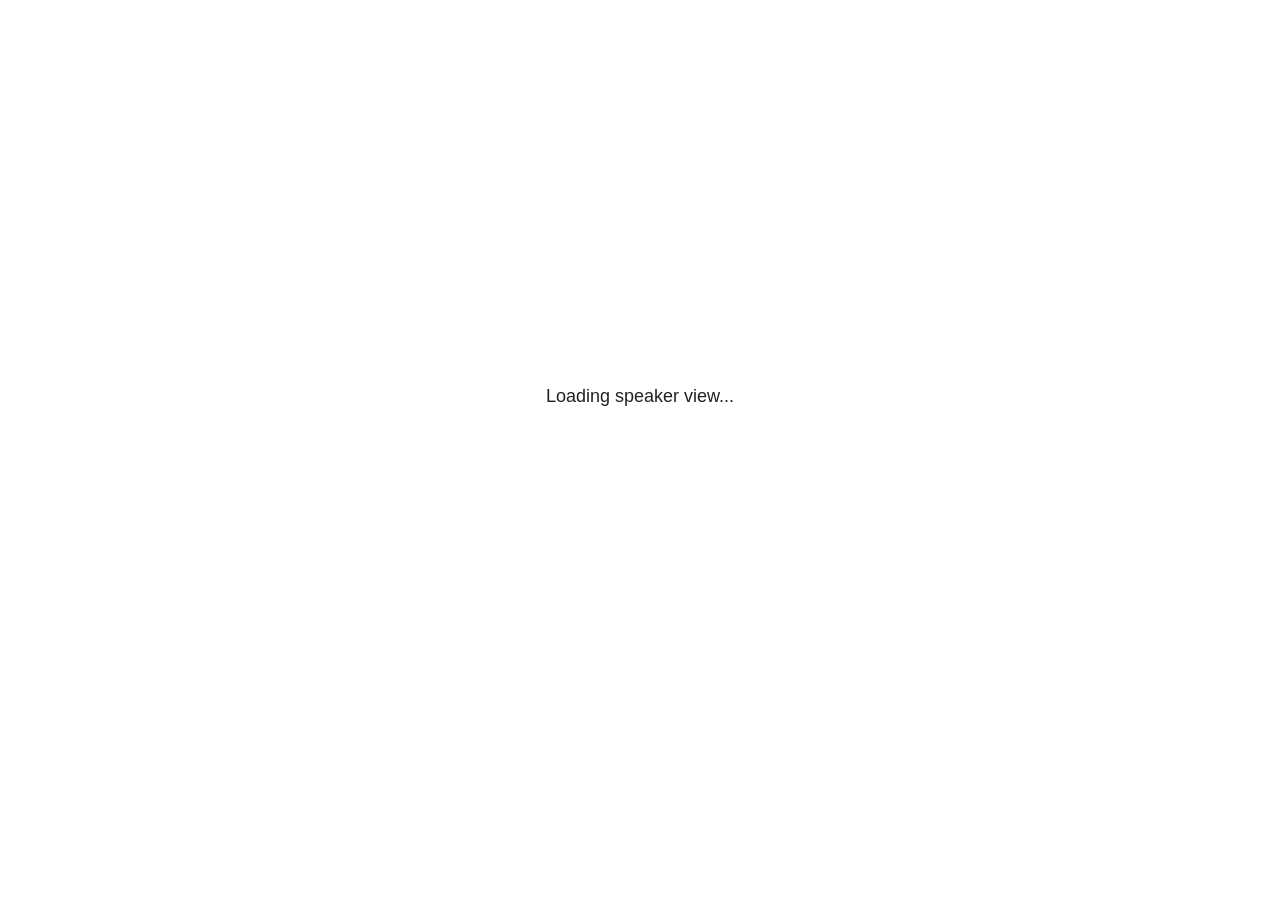
<file: docs/site_libs/revealjs/plugin/notes/speaker-view.html>
<html lang="en">
	<head>
		<meta charset="utf-8">

		<title>reveal.js - Speaker View</title>

		<style>
			body {
				font-family: Helvetica;
				font-size: 18px;
			}

			#current-slide,
			#upcoming-slide,
			#speaker-controls {
				padding: 6px;
				box-sizing: border-box;
				-moz-box-sizing: border-box;
			}

			#current-slide iframe,
			#upcoming-slide iframe {
				width: 100%;
				height: 100%;
				border: 1px solid #ddd;
			}

			#current-slide .label,
			#upcoming-slide .label {
				position: absolute;
				top: 10px;
				left: 10px;
				z-index: 2;
			}

			#connection-status {
				position: absolute;
				top: 0;
				left: 0;
				width: 100%;
				height: 100%;
				z-index: 20;
				padding: 30% 20% 20% 20%;
				font-size: 18px;
				color: #222;
				background: #fff;
				text-align: center;
				box-sizing: border-box;
				line-height: 1.4;
			}

			.overlay-element {
				height: 34px;
				line-height: 34px;
				padding: 0 10px;
				text-shadow: none;
				background: rgba( 220, 220, 220, 0.8 );
				color: #222;
				font-size: 14px;
			}

			.overlay-element.interactive:hover {
				background: rgba( 220, 220, 220, 1 );
			}

			#current-slide {
				position: absolute;
				width: 60%;
				height: 100%;
				top: 0;
				left: 0;
				padding-right: 0;
			}

			#upcoming-slide {
				position: absolute;
				width: 40%;
				height: 40%;
				right: 0;
				top: 0;
			}

			/* Speaker controls */
			#speaker-controls {
				position: absolute;
				top: 40%;
				right: 0;
				width: 40%;
				height: 60%;
				overflow: auto;
				font-size: 18px;
			}

				.speaker-controls-time.hidden,
				.speaker-controls-notes.hidden {
					display: none;
				}

				.speaker-controls-time .label,
				.speaker-controls-pace .label,
				.speaker-controls-notes .label {
					text-transform: uppercase;
					font-weight: normal;
					font-size: 0.66em;
					color: #666;
					margin: 0;
				}

				.speaker-controls-time, .speaker-controls-pace {
					border-bottom: 1px solid rgba( 200, 200, 200, 0.5 );
					margin-bottom: 10px;
					padding: 10px 16px;
					padding-bottom: 20px;
					cursor: pointer;
				}

				.speaker-controls-time .reset-button {
					opacity: 0;
					float: right;
					color: #666;
					text-decoration: none;
				}
				.speaker-controls-time:hover .reset-button {
					opacity: 1;
				}

				.speaker-controls-time .timer,
				.speaker-controls-time .clock {
					width: 50%;
				}

				.speaker-controls-time .timer,
				.speaker-controls-time .clock,
				.speaker-controls-time .pacing .hours-value,
				.speaker-controls-time .pacing .minutes-value,
				.speaker-controls-time .pacing .seconds-value {
					font-size: 1.9em;
				}

				.speaker-controls-time .timer {
					float: left;
				}

				.speaker-controls-time .clock {
					float: right;
					text-align: right;
				}

				.speaker-controls-time span.mute {
					opacity: 0.3;
				}

				.speaker-controls-time .pacing-title {
					margin-top: 5px;
				}

				.speaker-controls-time .pacing.ahead {
					color: blue;
				}

				.speaker-controls-time .pacing.on-track {
					color: green;
				}

				.speaker-controls-time .pacing.behind {
					color: red;
				}

				.speaker-controls-notes {
					padding: 10px 16px;
				}

				.speaker-controls-notes .value {
					margin-top: 5px;
					line-height: 1.4;
					font-size: 1.2em;
				}

			/* Layout selector */
			#speaker-layout {
				position: absolute;
				top: 10px;
				right: 10px;
				color: #222;
				z-index: 10;
			}
				#speaker-layout select {
					position: absolute;
					width: 100%;
					height: 100%;
					top: 0;
					left: 0;
					border: 0;
					box-shadow: 0;
					cursor: pointer;
					opacity: 0;

					font-size: 1em;
					background-color: transparent;

					-moz-appearance: none;
					-webkit-appearance: none;
					-webkit-tap-highlight-color: rgba(0, 0, 0, 0);
				}

				#speaker-layout select:focus {
					outline: none;
					box-shadow: none;
				}

			.clear {
				clear: both;
			}

			/* Speaker layout: Wide */
			body[data-speaker-layout="wide"] #current-slide,
			body[data-speaker-layout="wide"] #upcoming-slide {
				width: 50%;
				height: 45%;
				padding: 6px;
			}

			body[data-speaker-layout="wide"] #current-slide {
				top: 0;
				left: 0;
			}

			body[data-speaker-layout="wide"] #upcoming-slide {
				top: 0;
				left: 50%;
			}

			body[data-speaker-layout="wide"] #speaker-controls {
				top: 45%;
				left: 0;
				width: 100%;
				height: 50%;
				font-size: 1.25em;
			}

			/* Speaker layout: Tall */
			body[data-speaker-layout="tall"] #current-slide,
			body[data-speaker-layout="tall"] #upcoming-slide {
				width: 45%;
				height: 50%;
				padding: 6px;
			}

			body[data-speaker-layout="tall"] #current-slide {
				top: 0;
				left: 0;
			}

			body[data-speaker-layout="tall"] #upcoming-slide {
				top: 50%;
				left: 0;
			}

			body[data-speaker-layout="tall"] #speaker-controls {
				padding-top: 40px;
				top: 0;
				left: 45%;
				width: 55%;
				height: 100%;
				font-size: 1.25em;
			}

			/* Speaker layout: Notes only */
			body[data-speaker-layout="notes-only"] #current-slide,
			body[data-speaker-layout="notes-only"] #upcoming-slide {
				display: none;
			}

			body[data-speaker-layout="notes-only"] #speaker-controls {
				padding-top: 40px;
				top: 0;
				left: 0;
				width: 100%;
				height: 100%;
				font-size: 1.25em;
			}

			@media screen and (max-width: 1080px) {
				body[data-speaker-layout="default"] #speaker-controls {
					font-size: 16px;
				}
			}

			@media screen and (max-width: 900px) {
				body[data-speaker-layout="default"] #speaker-controls {
					font-size: 14px;
				}
			}

			@media screen and (max-width: 800px) {
				body[data-speaker-layout="default"] #speaker-controls {
					font-size: 12px;
				}
			}

		</style>
	</head>

	<body>

		<div id="connection-status">Loading speaker view...</div>

		<div id="current-slide"></div>
		<div id="upcoming-slide"><span class="overlay-element label">Upcoming</span></div>
		<div id="speaker-controls">
			<div class="speaker-controls-time">
				<h4 class="label">Time <span class="reset-button">Click to Reset</span></h4>
				<div class="clock">
					<span class="clock-value">0:00 AM</span>
				</div>
				<div class="timer">
					<span class="hours-value">00</span><span class="minutes-value">:00</span><span class="seconds-value">:00</span>
				</div>
				<div class="clear"></div>

				<h4 class="label pacing-title" style="display: none">Pacing – Time to finish current slide</h4>
				<div class="pacing" style="display: none">
					<span class="hours-value">00</span><span class="minutes-value">:00</span><span class="seconds-value">:00</span>
				</div>
			</div>

			<div class="speaker-controls-notes hidden">
				<h4 class="label">Notes</h4>
				<div class="value"></div>
			</div>
		</div>
		<div id="speaker-layout" class="overlay-element interactive">
			<span class="speaker-layout-label"></span>
			<select class="speaker-layout-dropdown"></select>
		</div>

		<script>

			(function() {

				var notes,
					notesValue,
					currentState,
					currentSlide,
					upcomingSlide,
					layoutLabel,
					layoutDropdown,
					pendingCalls = {},
					lastRevealApiCallId = 0,
					connected = false;

				var SPEAKER_LAYOUTS = {
					'default': 'Default',
					'wide': 'Wide',
					'tall': 'Tall',
					'notes-only': 'Notes only'
				};

				setupLayout();

				var connectionStatus = document.querySelector( '#connection-status' );
				var connectionTimeout = setTimeout( function() {
					connectionStatus.innerHTML = 'Error connecting to main window.<br>Please try closing and reopening the speaker view.';
				}, 5000 );

				window.addEventListener( 'message', function( event ) {

					clearTimeout( connectionTimeout );
					connectionStatus.style.display = 'none';

					var data = JSON.parse( event.data );

					// The overview mode is only useful to the reveal.js instance
					// where navigation occurs so we don't sync it
					if( data.state ) delete data.state.overview;

					// Messages sent by the notes plugin inside of the main window
					if( data && data.namespace === 'reveal-notes' ) {
						if( data.type === 'connect' ) {
							handleConnectMessage( data );
						}
						else if( data.type === 'state' ) {
							handleStateMessage( data );
						}
						else if( data.type === 'return' ) {
							pendingCalls[data.callId](data.result);
							delete pendingCalls[data.callId];
						}
					}
					// Messages sent by the reveal.js inside of the current slide preview
					else if( data && data.namespace === 'reveal' ) {
						if( /ready/.test( data.eventName ) ) {
							// Send a message back to notify that the handshake is complete
							window.opener.postMessage( JSON.stringify({ namespace: 'reveal-notes', type: 'connected'} ), '*' );
						}
						else if( /slidechanged|fragmentshown|fragmenthidden|paused|resumed/.test( data.eventName ) && currentState !== JSON.stringify( data.state ) ) {

							window.opener.postMessage( JSON.stringify({ method: 'setState', args: [ data.state ]} ), '*' );

						}
					}

				} );

				/**
				 * Asynchronously calls the Reveal.js API of the main frame.
				 */
				function callRevealApi( methodName, methodArguments, callback ) {

					var callId = ++lastRevealApiCallId;
					pendingCalls[callId] = callback;
					window.opener.postMessage( JSON.stringify( {
						namespace: 'reveal-notes',
						type: 'call',
						callId: callId,
						methodName: methodName,
						arguments: methodArguments
					} ), '*' );

				}

				/**
				 * Called when the main window is trying to establish a
				 * connection.
				 */
				function handleConnectMessage( data ) {

					if( connected === false ) {
						connected = true;

						setupIframes( data );
						setupKeyboard();
						setupNotes();
						setupTimer();
					}

				}

				/**
				 * Called when the main window sends an updated state.
				 */
				function handleStateMessage( data ) {

					// Store the most recently set state to avoid circular loops
					// applying the same state
					currentState = JSON.stringify( data.state );

					// No need for updating the notes in case of fragment changes
					if ( data.notes ) {
						notes.classList.remove( 'hidden' );
						notesValue.style.whiteSpace = data.whitespace;
						if( data.markdown ) {
							notesValue.innerHTML = marked( data.notes );
						}
						else {
							notesValue.innerHTML = data.notes;
						}
					}
					else {
						notes.classList.add( 'hidden' );
					}

					// Update the note slides
					currentSlide.contentWindow.postMessage( JSON.stringify({ method: 'setState', args: [ data.state ] }), '*' );
					upcomingSlide.contentWindow.postMessage( JSON.stringify({ method: 'setState', args: [ data.state ] }), '*' );
					upcomingSlide.contentWindow.postMessage( JSON.stringify({ method: 'next' }), '*' );

				}

				// Limit to max one state update per X ms
				handleStateMessage = debounce( handleStateMessage, 200 );

				/**
				 * Forward keyboard events to the current slide window.
				 * This enables keyboard events to work even if focus
				 * isn't set on the current slide iframe.
				 *
				 * Block F5 default handling, it reloads and disconnects
				 * the speaker notes window.
				 */
				function setupKeyboard() {

					document.addEventListener( 'keydown', function( event ) {
						if( event.keyCode === 116 || ( event.metaKey && event.keyCode === 82 ) ) {
							event.preventDefault();
							return false;
						}
						currentSlide.contentWindow.postMessage( JSON.stringify({ method: 'triggerKey', args: [ event.keyCode ] }), '*' );
					} );

				}

				/**
				 * Creates the preview iframes.
				 */
				function setupIframes( data ) {

					var params = [
						'receiver',
						'progress=false',
						'history=false',
						'transition=none',
						'autoSlide=0',
						'backgroundTransition=none'
					].join( '&' );

					var urlSeparator = /\?/.test(data.url) ? '&' : '?';
					var hash = '#/' + data.state.indexh + '/' + data.state.indexv;
					var currentURL = data.url + urlSeparator + params + '&postMessageEvents=true' + hash;
					var upcomingURL = data.url + urlSeparator + params + '&controls=false' + hash;

					currentSlide = document.createElement( 'iframe' );
					currentSlide.setAttribute( 'width', 1280 );
					currentSlide.setAttribute( 'height', 1024 );
					currentSlide.setAttribute( 'src', currentURL );
					document.querySelector( '#current-slide' ).appendChild( currentSlide );

					upcomingSlide = document.createElement( 'iframe' );
					upcomingSlide.setAttribute( 'width', 640 );
					upcomingSlide.setAttribute( 'height', 512 );
					upcomingSlide.setAttribute( 'src', upcomingURL );
					document.querySelector( '#upcoming-slide' ).appendChild( upcomingSlide );

				}

				/**
				 * Setup the notes UI.
				 */
				function setupNotes() {

					notes = document.querySelector( '.speaker-controls-notes' );
					notesValue = document.querySelector( '.speaker-controls-notes .value' );

				}

				function getTimings( callback ) {

					callRevealApi( 'getSlidesAttributes', [], function ( slideAttributes ) {
						callRevealApi( 'getConfig', [], function ( config ) {
							var totalTime = config.totalTime;
							var minTimePerSlide = config.minimumTimePerSlide || 0;
							var defaultTiming = config.defaultTiming;
							if ((defaultTiming == null) && (totalTime == null)) {
								callback(null);
								return;
							}
							// Setting totalTime overrides defaultTiming
							if (totalTime) {
								defaultTiming = 0;
							}
							var timings = [];
							for ( var i in slideAttributes ) {
								var slide = slideAttributes[ i ];
								var timing = defaultTiming;
								if( slide.hasOwnProperty( 'data-timing' )) {
									var t = slide[ 'data-timing' ];
									timing = parseInt(t);
									if( isNaN(timing) ) {
										console.warn("Could not parse timing '" + t + "' of slide " + i + "; using default of " + defaultTiming);
										timing = defaultTiming;
									}
								}
								timings.push(timing);
							}
							if ( totalTime ) {
								// After we've allocated time to individual slides, we summarize it and
								// subtract it from the total time
								var remainingTime = totalTime - timings.reduce( function(a, b) { return a + b; }, 0 );
								// The remaining time is divided by the number of slides that have 0 seconds
								// allocated at the moment, giving the average time-per-slide on the remaining slides
								var remainingSlides = (timings.filter( function(x) { return x == 0 }) ).length
								var timePerSlide = Math.round( remainingTime / remainingSlides, 0 )
								// And now we replace every zero-value timing with that average
								timings = timings.map( function(x) { return (x==0 ? timePerSlide : x) } );
							}
							var slidesUnderMinimum = timings.filter( function(x) { return (x < minTimePerSlide) } ).length
							if ( slidesUnderMinimum ) {
								message = "The pacing time for " + slidesUnderMinimum + " slide(s) is under the configured minimum of " + minTimePerSlide + " seconds. Check the data-timing attribute on individual slides, or consider increasing the totalTime or minimumTimePerSlide configuration options (or removing some slides).";
								alert(message);
							}
							callback( timings );
						} );
					} );

				}

				/**
				 * Return the number of seconds allocated for presenting
				 * all slides up to and including this one.
				 */
				function getTimeAllocated( timings, callback ) {

					callRevealApi( 'getSlidePastCount', [], function ( currentSlide ) {
						var allocated = 0;
						for (var i in timings.slice(0, currentSlide + 1)) {
							allocated += timings[i];
						}
						callback( allocated );
					} );

				}

				/**
				 * Create the timer and clock and start updating them
				 * at an interval.
				 */
				function setupTimer() {

					var start = new Date(),
					timeEl = document.querySelector( '.speaker-controls-time' ),
					clockEl = timeEl.querySelector( '.clock-value' ),
					hoursEl = timeEl.querySelector( '.hours-value' ),
					minutesEl = timeEl.querySelector( '.minutes-value' ),
					secondsEl = timeEl.querySelector( '.seconds-value' ),
					pacingTitleEl = timeEl.querySelector( '.pacing-title' ),
					pacingEl = timeEl.querySelector( '.pacing' ),
					pacingHoursEl = pacingEl.querySelector( '.hours-value' ),
					pacingMinutesEl = pacingEl.querySelector( '.minutes-value' ),
					pacingSecondsEl = pacingEl.querySelector( '.seconds-value' );

					var timings = null;
					getTimings( function ( _timings ) {

						timings = _timings;
						if (_timings !== null) {
							pacingTitleEl.style.removeProperty('display');
							pacingEl.style.removeProperty('display');
						}

						// Update once directly
						_updateTimer();

						// Then update every second
						setInterval( _updateTimer, 1000 );

					} );


					function _resetTimer() {

						if (timings == null) {
							start = new Date();
							_updateTimer();
						}
						else {
							// Reset timer to beginning of current slide
							getTimeAllocated( timings, function ( slideEndTimingSeconds ) {
								var slideEndTiming = slideEndTimingSeconds * 1000;
								callRevealApi( 'getSlidePastCount', [], function ( currentSlide ) {
									var currentSlideTiming = timings[currentSlide] * 1000;
									var previousSlidesTiming = slideEndTiming - currentSlideTiming;
									var now = new Date();
									start = new Date(now.getTime() - previousSlidesTiming);
									_updateTimer();
								} );
							} );
						}

					}

					timeEl.addEventListener( 'click', function() {
						_resetTimer();
						return false;
					} );

					function _displayTime( hrEl, minEl, secEl, time) {

						var sign = Math.sign(time) == -1 ? "-" : "";
						time = Math.abs(Math.round(time / 1000));
						var seconds = time % 60;
						var minutes = Math.floor( time / 60 ) % 60 ;
						var hours = Math.floor( time / ( 60 * 60 )) ;
						hrEl.innerHTML = sign + zeroPadInteger( hours );
						if (hours == 0) {
							hrEl.classList.add( 'mute' );
						}
						else {
							hrEl.classList.remove( 'mute' );
						}
						minEl.innerHTML = ':' + zeroPadInteger( minutes );
						if (hours == 0 && minutes == 0) {
							minEl.classList.add( 'mute' );
						}
						else {
							minEl.classList.remove( 'mute' );
						}
						secEl.innerHTML = ':' + zeroPadInteger( seconds );
					}

					function _updateTimer() {

						var diff, hours, minutes, seconds,
						now = new Date();

						diff = now.getTime() - start.getTime();

						clockEl.innerHTML = now.toLocaleTimeString( 'en-US', { hour12: true, hour: '2-digit', minute:'2-digit' } );
						_displayTime( hoursEl, minutesEl, secondsEl, diff );
						if (timings !== null) {
							_updatePacing(diff);
						}

					}

					function _updatePacing(diff) {

						getTimeAllocated( timings, function ( slideEndTimingSeconds ) {
							var slideEndTiming = slideEndTimingSeconds * 1000;

							callRevealApi( 'getSlidePastCount', [], function ( currentSlide ) {
								var currentSlideTiming = timings[currentSlide] * 1000;
								var timeLeftCurrentSlide = slideEndTiming - diff;
								if (timeLeftCurrentSlide < 0) {
									pacingEl.className = 'pacing behind';
								}
								else if (timeLeftCurrentSlide < currentSlideTiming) {
									pacingEl.className = 'pacing on-track';
								}
								else {
									pacingEl.className = 'pacing ahead';
								}
								_displayTime( pacingHoursEl, pacingMinutesEl, pacingSecondsEl, timeLeftCurrentSlide );
							} );
						} );
					}

				}

				/**
				 * Sets up the speaker view layout and layout selector.
				 */
				function setupLayout() {

					layoutDropdown = document.querySelector( '.speaker-layout-dropdown' );
					layoutLabel = document.querySelector( '.speaker-layout-label' );

					// Render the list of available layouts
					for( var id in SPEAKER_LAYOUTS ) {
						var option = document.createElement( 'option' );
						option.setAttribute( 'value', id );
						option.textContent = SPEAKER_LAYOUTS[ id ];
						layoutDropdown.appendChild( option );
					}

					// Monitor the dropdown for changes
					layoutDropdown.addEventListener( 'change', function( event ) {

						setLayout( layoutDropdown.value );

					}, false );

					// Restore any currently persisted layout
					setLayout( getLayout() );

				}

				/**
				 * Sets a new speaker view layout. The layout is persisted
				 * in local storage.
				 */
				function setLayout( value ) {

					var title = SPEAKER_LAYOUTS[ value ];

					layoutLabel.innerHTML = 'Layout' + ( title ? ( ': ' + title ) : '' );
					layoutDropdown.value = value;

					document.body.setAttribute( 'data-speaker-layout', value );

					// Persist locally
					if( supportsLocalStorage() ) {
						window.localStorage.setItem( 'reveal-speaker-layout', value );
					}

				}

				/**
				 * Returns the ID of the most recently set speaker layout
				 * or our default layout if none has been set.
				 */
				function getLayout() {

					if( supportsLocalStorage() ) {
						var layout = window.localStorage.getItem( 'reveal-speaker-layout' );
						if( layout ) {
							return layout;
						}
					}

					// Default to the first record in the layouts hash
					for( var id in SPEAKER_LAYOUTS ) {
						return id;
					}

				}

				function supportsLocalStorage() {

					try {
						localStorage.setItem('test', 'test');
						localStorage.removeItem('test');
						return true;
					}
					catch( e ) {
						return false;
					}

				}

				function zeroPadInteger( num ) {

					var str = '00' + parseInt( num );
					return str.substring( str.length - 2 );

				}

				/**
				 * Limits the frequency at which a function can be called.
				 */
				function debounce( fn, ms ) {

					var lastTime = 0,
						timeout;

					return function() {

						var args = arguments;
						var context = this;

						clearTimeout( timeout );

						var timeSinceLastCall = Date.now() - lastTime;
						if( timeSinceLastCall > ms ) {
							fn.apply( context, args );
							lastTime = Date.now();
						}
						else {
							timeout = setTimeout( function() {
								fn.apply( context, args );
								lastTime = Date.now();
							}, ms - timeSinceLastCall );
						}

					}

				}

			})();

		</script>
	</body>
</html>
</file>
<file: docs/site_libs/quarto-html/tippy.css>
.tippy-box[data-animation=fade][data-state=hidden]{opacity:0}[data-tippy-root]{max-width:calc(100vw - 10px)}.tippy-box{position:relative;background-color:#333;color:#fff;border-radius:4px;font-size:14px;line-height:1.4;white-space:normal;outline:0;transition-property:transform,visibility,opacity}.tippy-box[data-placement^=top]>.tippy-arrow{bottom:0}.tippy-box[data-placement^=top]>.tippy-arrow:before{bottom:-7px;left:0;border-width:8px 8px 0;border-top-color:initial;transform-origin:center top}.tippy-box[data-placement^=bottom]>.tippy-arrow{top:0}.tippy-box[data-placement^=bottom]>.tippy-arrow:before{top:-7px;left:0;border-width:0 8px 8px;border-bottom-color:initial;transform-origin:center bottom}.tippy-box[data-placement^=left]>.tippy-arrow{right:0}.tippy-box[data-placement^=left]>.tippy-arrow:before{border-width:8px 0 8px 8px;border-left-color:initial;right:-7px;transform-origin:center left}.tippy-box[data-placement^=right]>.tippy-arrow{left:0}.tippy-box[data-placement^=right]>.tippy-arrow:before{left:-7px;border-width:8px 8px 8px 0;border-right-color:initial;transform-origin:center right}.tippy-box[data-inertia][data-state=visible]{transition-timing-function:cubic-bezier(.54,1.5,.38,1.11)}.tippy-arrow{width:16px;height:16px;color:#333}.tippy-arrow:before{content:"";position:absolute;border-color:transparent;border-style:solid}.tippy-content{position:relative;padding:5px 9px;z-index:1}
</file>
<file: docs/site_libs/quarto-html/quarto-syntax-highlighting.css>
/* quarto syntax highlight colors */
:root {
  --quarto-hl-ot-color: #003B4F;
  --quarto-hl-at-color: #657422;
  --quarto-hl-ss-color: #20794D;
  --quarto-hl-an-color: #5E5E5E;
  --quarto-hl-fu-color: #4758AB;
  --quarto-hl-st-color: #20794D;
  --quarto-hl-cf-color: #003B4F;
  --quarto-hl-op-color: #5E5E5E;
  --quarto-hl-er-color: #AD0000;
  --quarto-hl-bn-color: #AD0000;
  --quarto-hl-al-color: #AD0000;
  --quarto-hl-va-color: #111111;
  --quarto-hl-bu-color: inherit;
  --quarto-hl-ex-color: inherit;
  --quarto-hl-pp-color: #AD0000;
  --quarto-hl-in-color: #5E5E5E;
  --quarto-hl-vs-color: #20794D;
  --quarto-hl-wa-color: #5E5E5E;
  --quarto-hl-do-color: #5E5E5E;
  --quarto-hl-im-color: #00769E;
  --quarto-hl-ch-color: #20794D;
  --quarto-hl-dt-color: #AD0000;
  --quarto-hl-fl-color: #AD0000;
  --quarto-hl-co-color: #5E5E5E;
  --quarto-hl-cv-color: #5E5E5E;
  --quarto-hl-cn-color: #8f5902;
  --quarto-hl-sc-color: #5E5E5E;
  --quarto-hl-dv-color: #AD0000;
  --quarto-hl-kw-color: #003B4F;
}

/* other quarto variables */
:root {
  --quarto-font-monospace: SFMono-Regular, Menlo, Monaco, Consolas, "Liberation Mono", "Courier New", monospace;
}

pre > code.sourceCode > span {
  color: #003B4F;
}

code span {
  color: #003B4F;
}

code.sourceCode > span {
  color: #003B4F;
}

div.sourceCode,
div.sourceCode pre.sourceCode {
  color: #003B4F;
}

code span.ot {
  color: #003B4F;
}

code span.at {
  color: #657422;
}

code span.ss {
  color: #20794D;
}

code span.an {
  color: #5E5E5E;
}

code span.fu {
  color: #4758AB;
}

code span.st {
  color: #20794D;
}

code span.cf {
  color: #003B4F;
}

code span.op {
  color: #5E5E5E;
}

code span.er {
  color: #AD0000;
}

code span.bn {
  color: #AD0000;
}

code span.al {
  color: #AD0000;
}

code span.va {
  color: #111111;
}

code span.pp {
  color: #AD0000;
}

code span.in {
  color: #5E5E5E;
}

code span.vs {
  color: #20794D;
}

code span.wa {
  color: #5E5E5E;
  font-style: italic;
}

code span.do {
  color: #5E5E5E;
  font-style: italic;
}

code span.im {
  color: #00769E;
}

code span.ch {
  color: #20794D;
}

code span.dt {
  color: #AD0000;
}

code span.fl {
  color: #AD0000;
}

code span.co {
  color: #5E5E5E;
}

code span.cv {
  color: #5E5E5E;
  font-style: italic;
}

code span.cn {
  color: #8f5902;
}

code span.sc {
  color: #5E5E5E;
}

code span.dv {
  color: #AD0000;
}

code span.kw {
  color: #003B4F;
}

.prevent-inlining {
  content: "</";
}

/*# sourceMappingURL=debc5d5d77c3f9108843748ff7464032.css.map */
</file>
